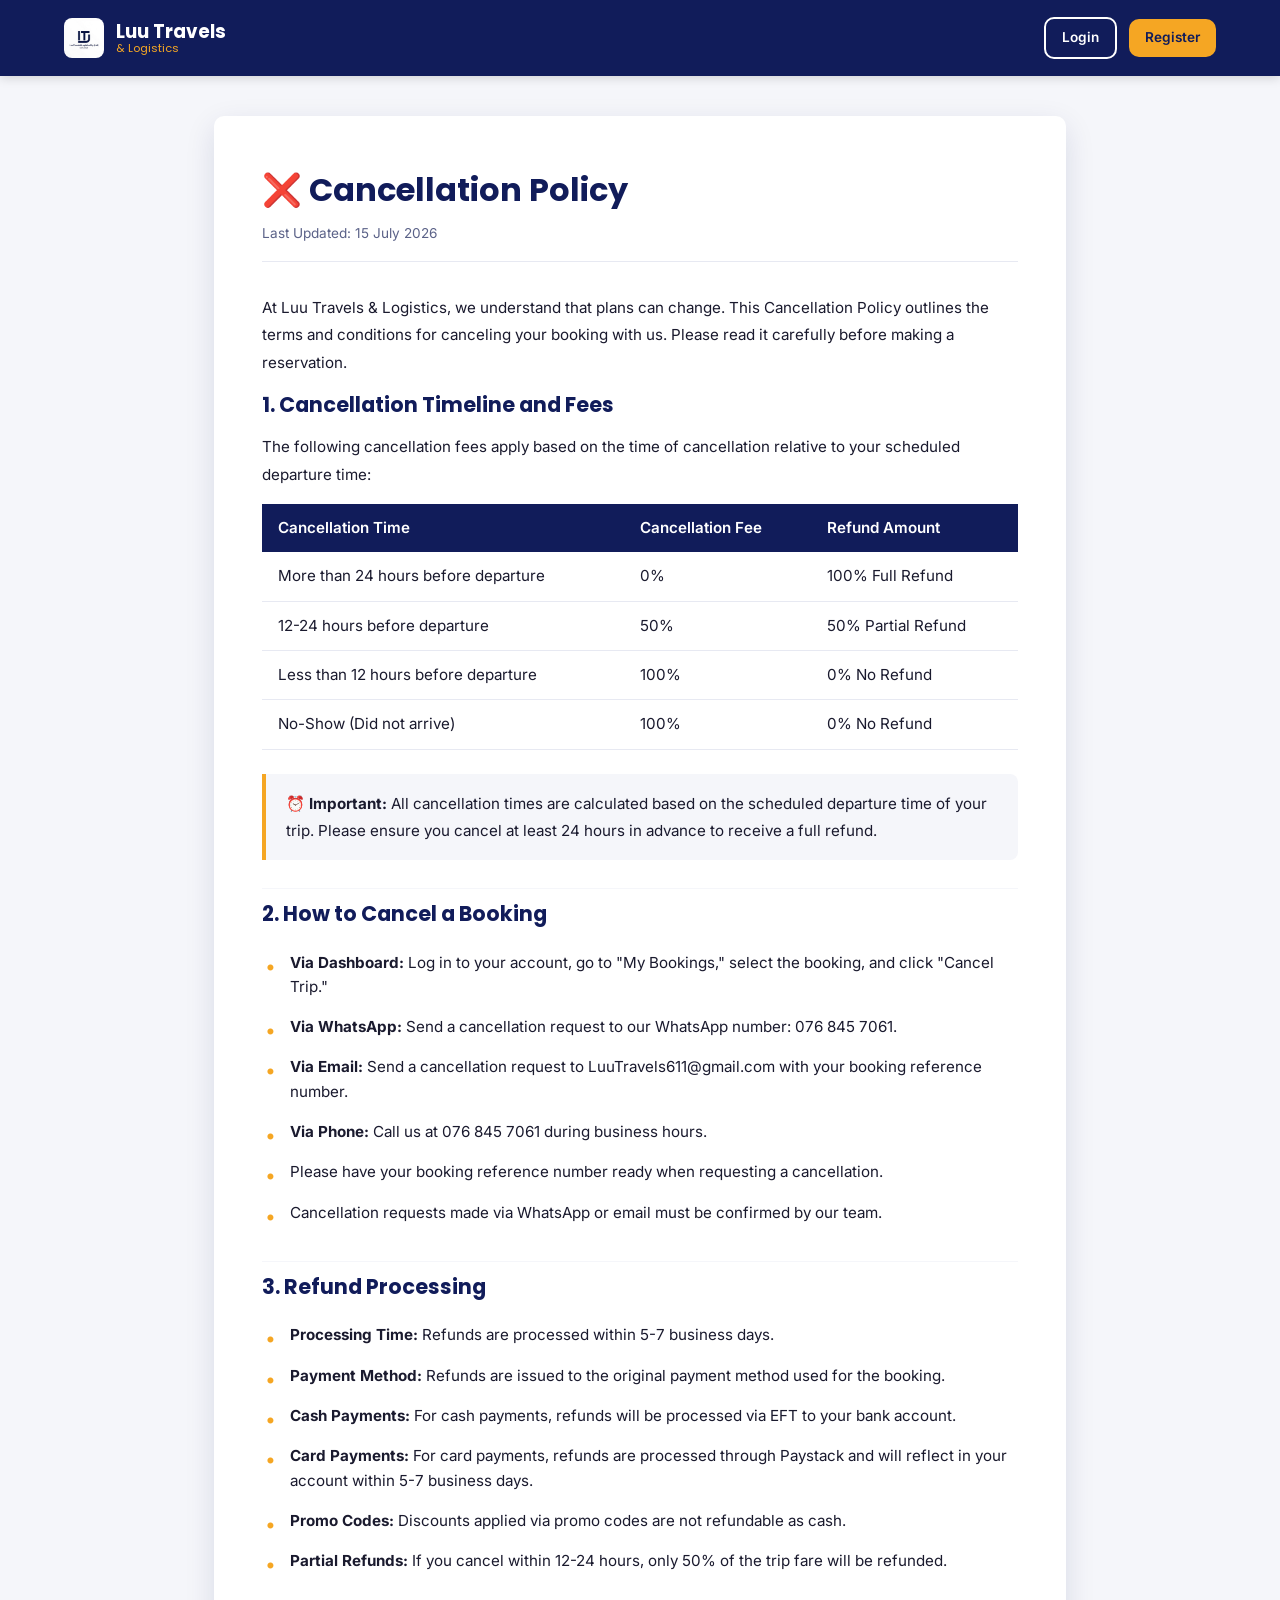
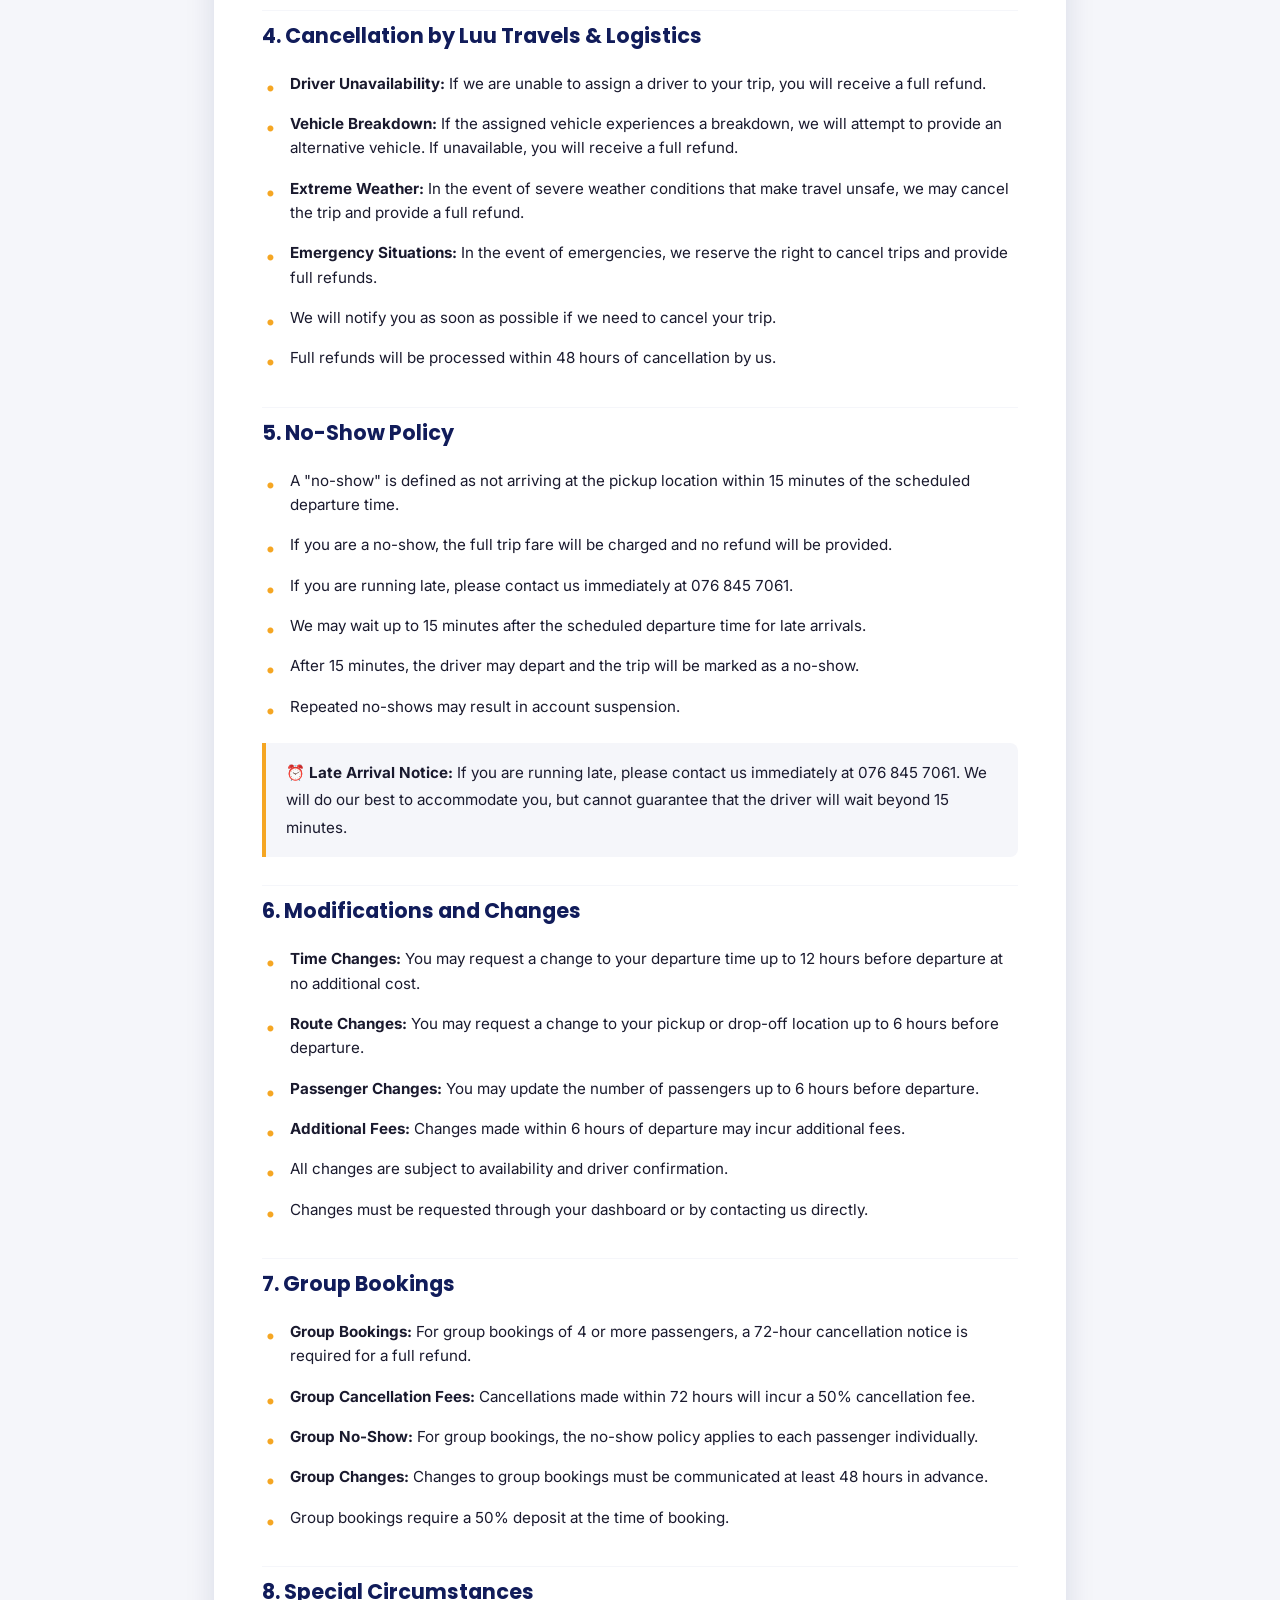
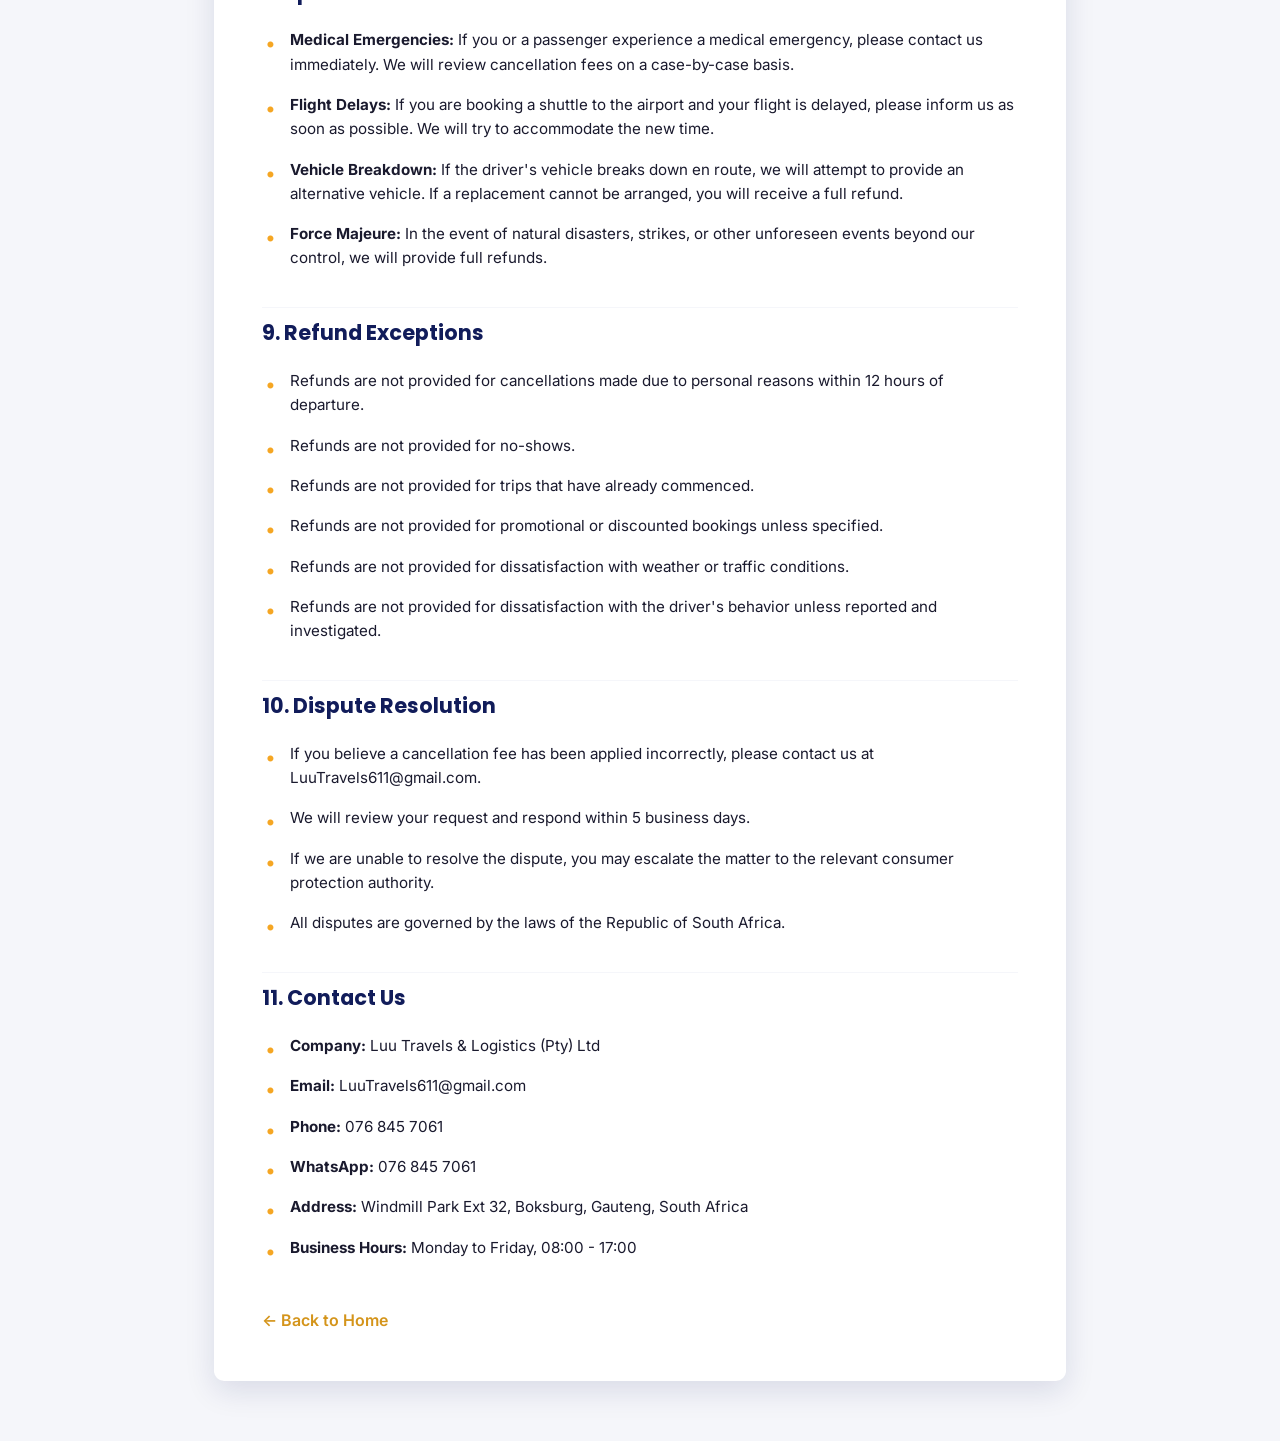
<file: pages/cancellation.html>
<!DOCTYPE html>
<html lang="en">
<head>
<meta charset="UTF-8">
<meta name="viewport" content="width=device-width, initial-scale=1.0">
<title>Cancellation Policy | Luu Travels & Logistics</title>
<link rel="icon" type="image/png" href="../assets/logo.png">
<link href="https://fonts.googleapis.com/css2?family=Poppins:wght@600;700&family=Inter:wght@400;500;600&display=swap" rel="stylesheet">
<link rel="stylesheet" href="../css/style.css">
<style>
    .policy-page {
        background: var(--gray-100);
        min-height: 100vh;
        padding: 40px 0 60px;
    }
    .policy-container {
        max-width: 900px;
        margin: 0 auto;
        padding: 0 24px;
    }
    .policy-card {
        background: var(--secondary);
        border-radius: var(--radius);
        box-shadow: var(--shadow);
        padding: 48px;
    }
    .policy-card h1 {
        font-size: 2rem;
        margin-bottom: 8px;
        color: var(--primary);
    }
    .policy-card .last-updated {
        color: var(--gray-600);
        font-size: 0.85rem;
        margin-bottom: 32px;
        border-bottom: 1px solid var(--gray-200);
        padding-bottom: 16px;
    }
    .policy-card h2 {
        font-size: 1.3rem;
        color: var(--primary);
        margin: 28px 0 12px;
        padding-top: 8px;
        border-top: 1px solid var(--gray-100);
    }
    .policy-card h2:first-of-type {
        border-top: none;
        padding-top: 0;
        margin-top: 0;
    }
    .policy-card h3 {
        font-size: 1.05rem;
        color: var(--primary);
        margin: 20px 0 10px;
    }
    .policy-card p {
        color: var(--gray-700);
        line-height: 1.8;
        margin-bottom: 12px;
        font-size: 0.95rem;
    }
    .policy-card ul {
        list-style: none;
        padding: 0;
        margin: 12px 0 16px;
    }
    .policy-card ul li {
        padding: 8px 0 8px 28px;
        position: relative;
        color: var(--gray-700);
        line-height: 1.6;
        font-size: 0.95rem;
    }
    .policy-card ul li::before {
        content: "•";
        position: absolute;
        left: 4px;
        color: var(--accent);
        font-weight: 700;
        font-size: 1.2rem;
    }
    .policy-card .highlight-box {
        background: var(--gray-100);
        border-left: 4px solid var(--accent);
        padding: 16px 20px;
        border-radius: 0 8px 8px 0;
        margin: 16px 0;
    }
    .policy-card .highlight-box p {
        margin-bottom: 0;
        font-size: 0.95rem;
    }
    .policy-card .table-wrap {
        overflow-x: auto;
        margin: 16px 0 24px;
    }
    .policy-card table {
        width: 100%;
        border-collapse: collapse;
        font-size: 0.95rem;
    }
    .policy-card table th {
        background: var(--primary);
        color: var(--secondary);
        padding: 12px 16px;
        text-align: left;
        font-weight: 600;
    }
    .policy-card table td {
        padding: 12px 16px;
        border-bottom: 1px solid var(--gray-200);
        color: var(--gray-700);
    }
    .policy-card table tr:nth-child(even) {
        background: var(--gray-50);
    }
    .policy-card table tr:hover {
        background: var(--gray-100);
    }
    .policy-back {
        display: inline-block;
        margin-top: 24px;
        color: var(--accent-dark);
        font-weight: 600;
        text-decoration: none;
    }
    .policy-back:hover {
        text-decoration: underline;
    }
    @media (max-width: 768px) {
        .policy-card {
            padding: 24px;
        }
        .policy-card h1 {
            font-size: 1.5rem;
        }
        .policy-card table {
            font-size: 0.85rem;
        }
        .policy-card table th,
        .policy-card table td {
            padding: 8px 10px;
        }
    }
</style>
</head>
<body>

<nav class="navbar">
    <div class="container">
        <a href="../index.html" class="brand">
            <img src="../assets/logo.png" alt="Luu Travels logo">
            <span class="brand-name">Luu Travels <span>& Logistics</span></span>
        </a>
        <div class="nav-actions">
            <a href="login.html" class="btn btn-outline btn-sm" style="color:var(--secondary); border-color:var(--secondary);">Login</a>
            <a href="register.html" class="btn btn-primary btn-sm">Register</a>
        </div>
        <button class="hamburger" id="hamburgerBtn" aria-label="Toggle menu">
            <span></span><span></span><span></span>
        </button>
    </div>
    <div class="mobile-menu" id="mobileMenu">
        <a href="../index.html">Home</a>
        <a href="login.html" class="btn btn-outline btn-sm">Login</a>
        <a href="register.html" class="btn btn-primary btn-sm">Register</a>
    </div>
</nav>

<div class="policy-page">
    <div class="policy-container">
        <div class="policy-card">
            <h1>❌ Cancellation Policy</h1>
            <div class="last-updated">Last Updated: 15 July 2026</div>

            <p>At Luu Travels & Logistics, we understand that plans can change. This Cancellation Policy outlines the terms and conditions for canceling your booking with us. Please read it carefully before making a reservation.</p>

            <h2>1. Cancellation Timeline and Fees</h2>
            <p>The following cancellation fees apply based on the time of cancellation relative to your scheduled departure time:</p>

            <div class="table-wrap">
                <table>
                    <thead>
                        <tr>
                            <th>Cancellation Time</th>
                            <th>Cancellation Fee</th>
                            <th>Refund Amount</th>
                        </tr>
                    </thead>
                    <tbody>
                        <tr>
                            <td>More than 24 hours before departure</td>
                            <td>0%</td>
                            <td>100% Full Refund</td>
                        </tr>
                        <tr>
                            <td>12-24 hours before departure</td>
                            <td>50%</td>
                            <td>50% Partial Refund</td>
                        </tr>
                        <tr>
                            <td>Less than 12 hours before departure</td>
                            <td>100%</td>
                            <td>0% No Refund</td>
                        </tr>
                        <tr>
                            <td>No-Show (Did not arrive)</td>
                            <td>100%</td>
                            <td>0% No Refund</td>
                        </tr>
                    </tbody>
                </table>
            </div>

            <div class="highlight-box">
                <p><strong>⏰ Important:</strong> All cancellation times are calculated based on the scheduled departure time of your trip. Please ensure you cancel at least 24 hours in advance to receive a full refund.</p>
            </div>

            <h2>2. How to Cancel a Booking</h2>
            <ul>
                <li><strong>Via Dashboard:</strong> Log in to your account, go to "My Bookings," select the booking, and click "Cancel Trip."</li>
                <li><strong>Via WhatsApp:</strong> Send a cancellation request to our WhatsApp number: 076 845 7061.</li>
                <li><strong>Via Email:</strong> Send a cancellation request to LuuTravels611@gmail.com with your booking reference number.</li>
                <li><strong>Via Phone:</strong> Call us at 076 845 7061 during business hours.</li>
                <li>Please have your booking reference number ready when requesting a cancellation.</li>
                <li>Cancellation requests made via WhatsApp or email must be confirmed by our team.</li>
            </ul>

            <h2>3. Refund Processing</h2>
            <ul>
                <li><strong>Processing Time:</strong> Refunds are processed within 5-7 business days.</li>
                <li><strong>Payment Method:</strong> Refunds are issued to the original payment method used for the booking.</li>
                <li><strong>Cash Payments:</strong> For cash payments, refunds will be processed via EFT to your bank account.</li>
                <li><strong>Card Payments:</strong> For card payments, refunds are processed through Paystack and will reflect in your account within 5-7 business days.</li>
                <li><strong>Promo Codes:</strong> Discounts applied via promo codes are not refundable as cash.</li>
                <li><strong>Partial Refunds:</strong> If you cancel within 12-24 hours, only 50% of the trip fare will be refunded.</li>
            </ul>

            <h2>4. Cancellation by Luu Travels & Logistics</h2>
            <ul>
                <li><strong>Driver Unavailability:</strong> If we are unable to assign a driver to your trip, you will receive a full refund.</li>
                <li><strong>Vehicle Breakdown:</strong> If the assigned vehicle experiences a breakdown, we will attempt to provide an alternative vehicle. If unavailable, you will receive a full refund.</li>
                <li><strong>Extreme Weather:</strong> In the event of severe weather conditions that make travel unsafe, we may cancel the trip and provide a full refund.</li>
                <li><strong>Emergency Situations:</strong> In the event of emergencies, we reserve the right to cancel trips and provide full refunds.</li>
                <li>We will notify you as soon as possible if we need to cancel your trip.</li>
                <li>Full refunds will be processed within 48 hours of cancellation by us.</li>
            </ul>

            <h2>5. No-Show Policy</h2>
            <ul>
                <li>A "no-show" is defined as not arriving at the pickup location within 15 minutes of the scheduled departure time.</li>
                <li>If you are a no-show, the full trip fare will be charged and no refund will be provided.</li>
                <li>If you are running late, please contact us immediately at 076 845 7061.</li>
                <li>We may wait up to 15 minutes after the scheduled departure time for late arrivals.</li>
                <li>After 15 minutes, the driver may depart and the trip will be marked as a no-show.</li>
                <li>Repeated no-shows may result in account suspension.</li>
            </ul>

            <div class="highlight-box">
                <p><strong>⏰ Late Arrival Notice:</strong> If you are running late, please contact us immediately at 076 845 7061. We will do our best to accommodate you, but cannot guarantee that the driver will wait beyond 15 minutes.</p>
            </div>

            <h2>6. Modifications and Changes</h2>
            <ul>
                <li><strong>Time Changes:</strong> You may request a change to your departure time up to 12 hours before departure at no additional cost.</li>
                <li><strong>Route Changes:</strong> You may request a change to your pickup or drop-off location up to 6 hours before departure.</li>
                <li><strong>Passenger Changes:</strong> You may update the number of passengers up to 6 hours before departure.</li>
                <li><strong>Additional Fees:</strong> Changes made within 6 hours of departure may incur additional fees.</li>
                <li>All changes are subject to availability and driver confirmation.</li>
                <li>Changes must be requested through your dashboard or by contacting us directly.</li>
            </ul>

            <h2>7. Group Bookings</h2>
            <ul>
                <li><strong>Group Bookings:</strong> For group bookings of 4 or more passengers, a 72-hour cancellation notice is required for a full refund.</li>
                <li><strong>Group Cancellation Fees:</strong> Cancellations made within 72 hours will incur a 50% cancellation fee.</li>
                <li><strong>Group No-Show:</strong> For group bookings, the no-show policy applies to each passenger individually.</li>
                <li><strong>Group Changes:</strong> Changes to group bookings must be communicated at least 48 hours in advance.</li>
                <li>Group bookings require a 50% deposit at the time of booking.</li>
            </ul>

            <h2>8. Special Circumstances</h2>
            <ul>
                <li><strong>Medical Emergencies:</strong> If you or a passenger experience a medical emergency, please contact us immediately. We will review cancellation fees on a case-by-case basis.</li>
                <li><strong>Flight Delays:</strong> If you are booking a shuttle to the airport and your flight is delayed, please inform us as soon as possible. We will try to accommodate the new time.</li>
                <li><strong>Vehicle Breakdown:</strong> If the driver's vehicle breaks down en route, we will attempt to provide an alternative vehicle. If a replacement cannot be arranged, you will receive a full refund.</li>
                <li><strong>Force Majeure:</strong> In the event of natural disasters, strikes, or other unforeseen events beyond our control, we will provide full refunds.</li>
            </ul>

            <h2>9. Refund Exceptions</h2>
            <ul>
                <li>Refunds are not provided for cancellations made due to personal reasons within 12 hours of departure.</li>
                <li>Refunds are not provided for no-shows.</li>
                <li>Refunds are not provided for trips that have already commenced.</li>
                <li>Refunds are not provided for promotional or discounted bookings unless specified.</li>
                <li>Refunds are not provided for dissatisfaction with weather or traffic conditions.</li>
                <li>Refunds are not provided for dissatisfaction with the driver's behavior unless reported and investigated.</li>
            </ul>

            <h2>10. Dispute Resolution</h2>
            <ul>
                <li>If you believe a cancellation fee has been applied incorrectly, please contact us at LuuTravels611@gmail.com.</li>
                <li>We will review your request and respond within 5 business days.</li>
                <li>If we are unable to resolve the dispute, you may escalate the matter to the relevant consumer protection authority.</li>
                <li>All disputes are governed by the laws of the Republic of South Africa.</li>
            </ul>

            <h2>11. Contact Us</h2>
            <ul>
                <li><strong>Company:</strong> Luu Travels & Logistics (Pty) Ltd</li>
                <li><strong>Email:</strong> LuuTravels611@gmail.com</li>
                <li><strong>Phone:</strong> 076 845 7061</li>
                <li><strong>WhatsApp:</strong> 076 845 7061</li>
                <li><strong>Address:</strong> Windmill Park Ext 32, Boksburg, Gauteng, South Africa</li>
                <li><strong>Business Hours:</strong> Monday to Friday, 08:00 - 17:00</li>
            </ul>

            <a href="../index.html" class="policy-back">← Back to Home</a>
        </div>
    </div>
</div>

<script>
    var hamburgerBtn = document.getElementById('hamburgerBtn');
    var mobileMenu = document.getElementById('mobileMenu');
    if (hamburgerBtn && mobileMenu) {
        hamburgerBtn.addEventListener('click', function() {
            mobileMenu.classList.toggle('open');
        });
        mobileMenu.querySelectorAll('a').forEach(function(link) {
            link.addEventListener('click', function() {
                mobileMenu.classList.remove('open');
            });
        });
    }
</script>

</body>
</html>
</file>
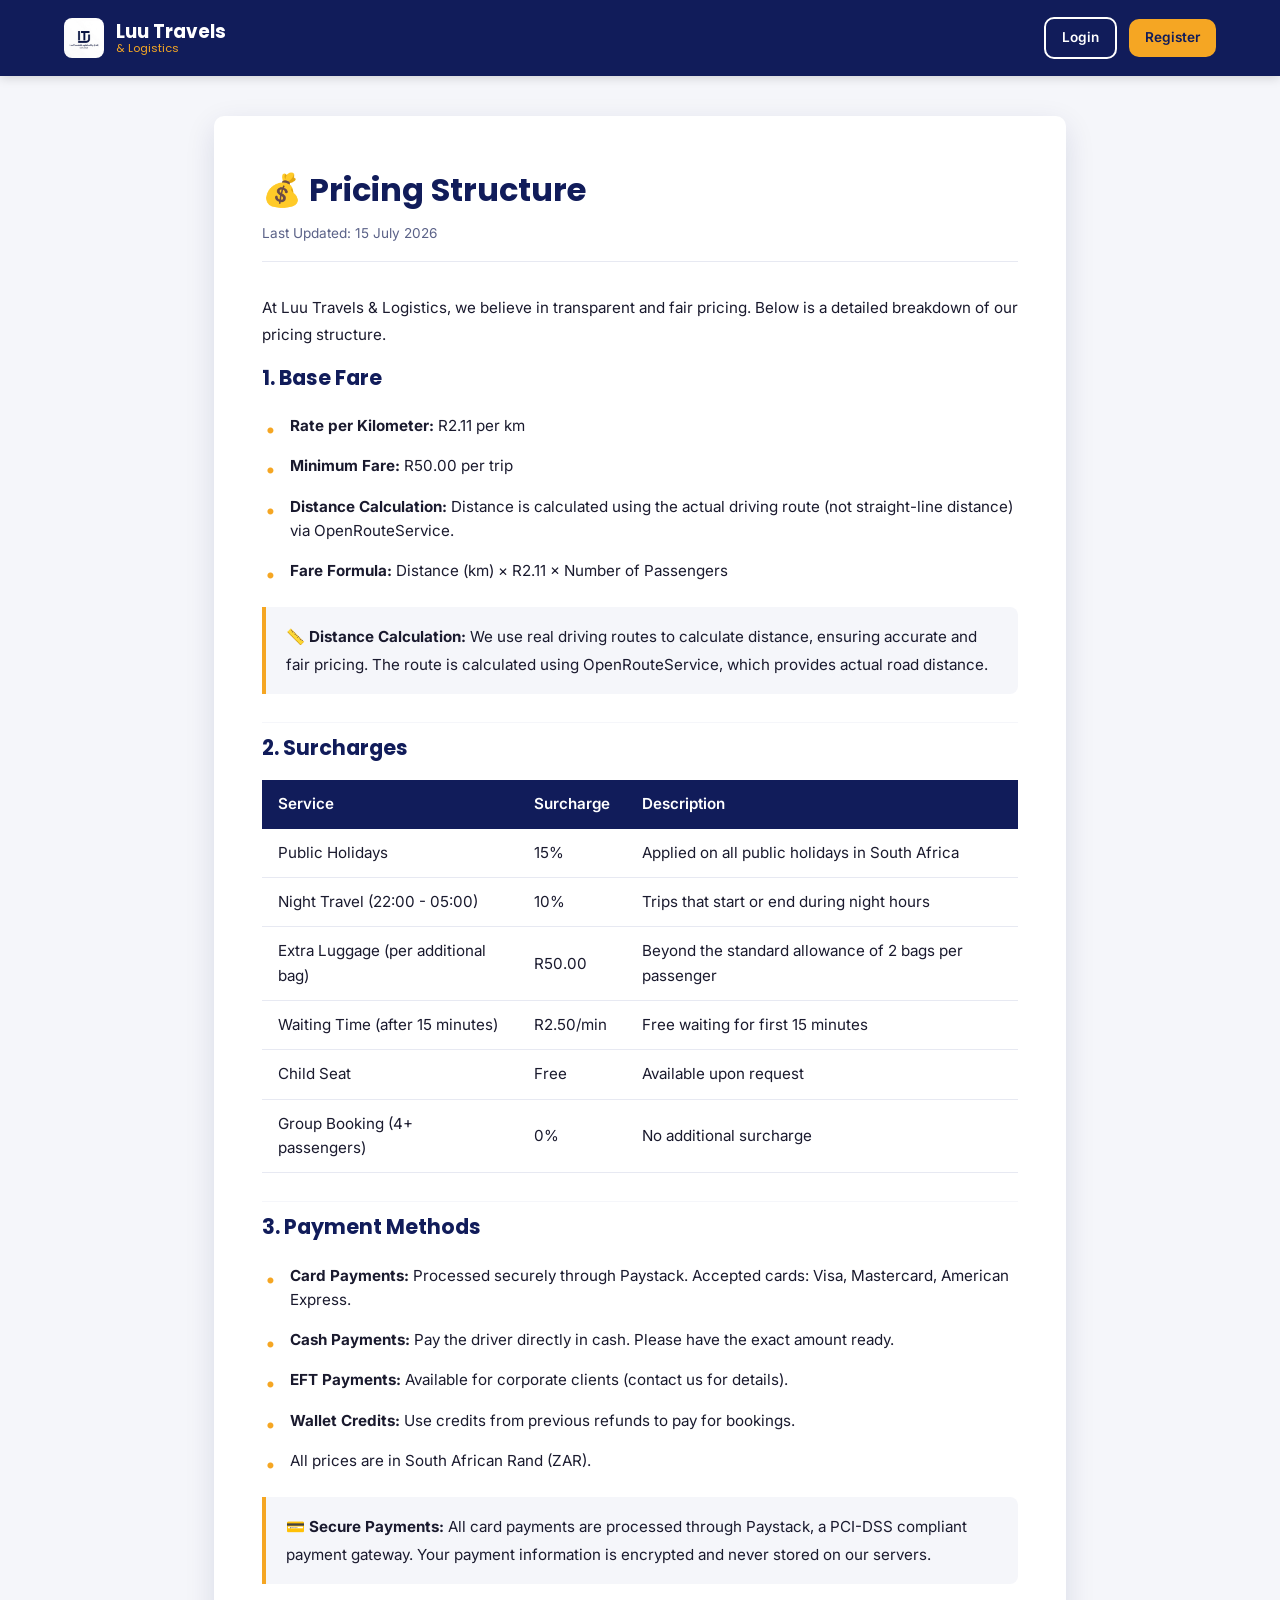
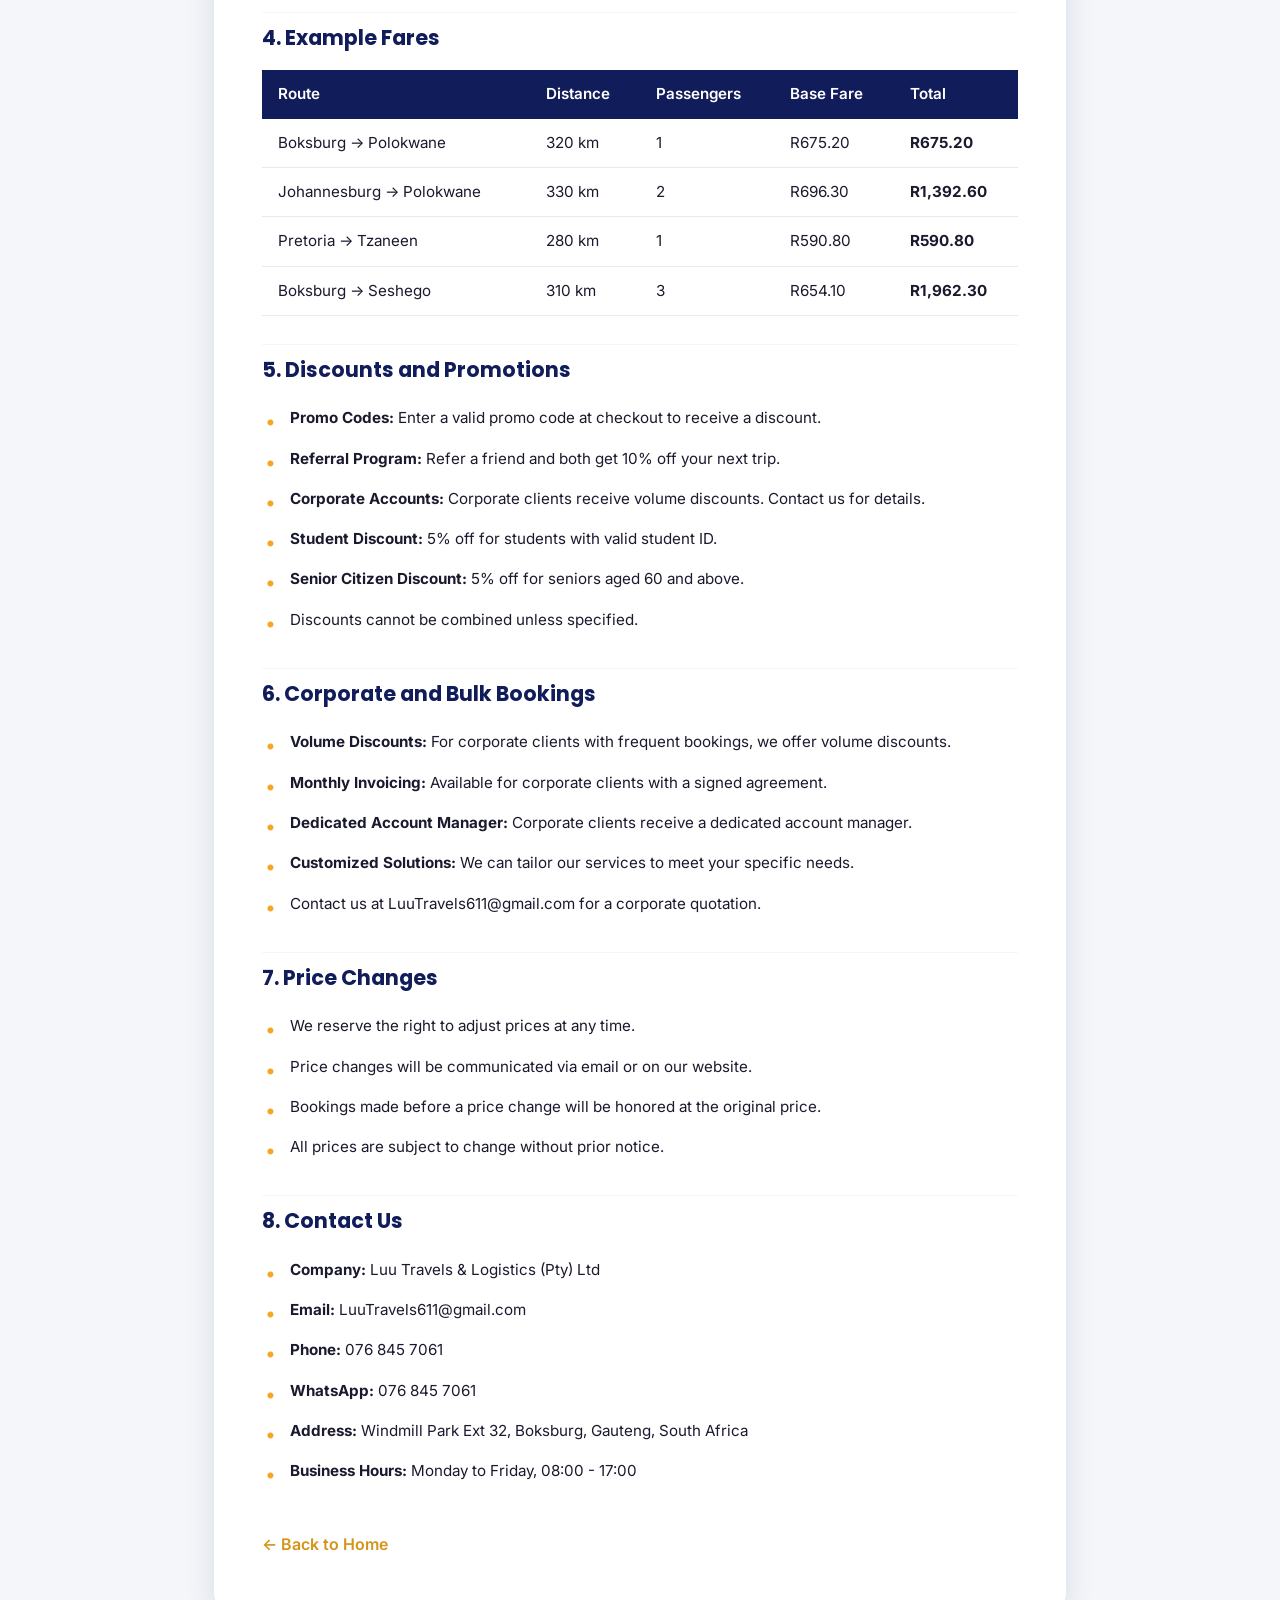
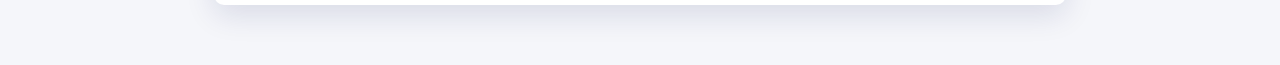
<file: pages/pricing.html>
<!DOCTYPE html>
<html lang="en">
<head>
<meta charset="UTF-8">
<meta name="viewport" content="width=device-width, initial-scale=1.0">
<title>Pricing | Luu Travels & Logistics</title>
<link rel="icon" type="image/png" href="../assets/logo.png">
<link href="https://fonts.googleapis.com/css2?family=Poppins:wght@600;700&family=Inter:wght@400;500;600&display=swap" rel="stylesheet">
<link rel="stylesheet" href="../css/style.css">
<style>
    .policy-page {
        background: var(--gray-100);
        min-height: 100vh;
        padding: 40px 0 60px;
    }
    .policy-container {
        max-width: 900px;
        margin: 0 auto;
        padding: 0 24px;
    }
    .policy-card {
        background: var(--secondary);
        border-radius: var(--radius);
        box-shadow: var(--shadow);
        padding: 48px;
    }
    .policy-card h1 {
        font-size: 2rem;
        margin-bottom: 8px;
        color: var(--primary);
    }
    .policy-card .last-updated {
        color: var(--gray-600);
        font-size: 0.85rem;
        margin-bottom: 32px;
        border-bottom: 1px solid var(--gray-200);
        padding-bottom: 16px;
    }
    .policy-card h2 {
        font-size: 1.3rem;
        color: var(--primary);
        margin: 28px 0 12px;
        padding-top: 8px;
        border-top: 1px solid var(--gray-100);
    }
    .policy-card h2:first-of-type {
        border-top: none;
        padding-top: 0;
        margin-top: 0;
    }
    .policy-card h3 {
        font-size: 1.05rem;
        color: var(--primary);
        margin: 20px 0 10px;
    }
    .policy-card p {
        color: var(--gray-700);
        line-height: 1.8;
        margin-bottom: 12px;
        font-size: 0.95rem;
    }
    .policy-card ul {
        list-style: none;
        padding: 0;
        margin: 12px 0 16px;
    }
    .policy-card ul li {
        padding: 8px 0 8px 28px;
        position: relative;
        color: var(--gray-700);
        line-height: 1.6;
        font-size: 0.95rem;
    }
    .policy-card ul li::before {
        content: "•";
        position: absolute;
        left: 4px;
        color: var(--accent);
        font-weight: 700;
        font-size: 1.2rem;
    }
    .policy-card .highlight-box {
        background: var(--gray-100);
        border-left: 4px solid var(--accent);
        padding: 16px 20px;
        border-radius: 0 8px 8px 0;
        margin: 16px 0;
    }
    .policy-card .highlight-box p {
        margin-bottom: 0;
        font-size: 0.95rem;
    }
    .policy-card .table-wrap {
        overflow-x: auto;
        margin: 16px 0 24px;
    }
    .policy-card table {
        width: 100%;
        border-collapse: collapse;
        font-size: 0.95rem;
    }
    .policy-card table th {
        background: var(--primary);
        color: var(--secondary);
        padding: 12px 16px;
        text-align: left;
        font-weight: 600;
    }
    .policy-card table td {
        padding: 12px 16px;
        border-bottom: 1px solid var(--gray-200);
        color: var(--gray-700);
    }
    .policy-card table tr:nth-child(even) {
        background: var(--gray-50);
    }
    .policy-card table tr:hover {
        background: var(--gray-100);
    }
    .policy-back {
        display: inline-block;
        margin-top: 24px;
        color: var(--accent-dark);
        font-weight: 600;
        text-decoration: none;
    }
    .policy-back:hover {
        text-decoration: underline;
    }
    @media (max-width: 768px) {
        .policy-card {
            padding: 24px;
        }
        .policy-card h1 {
            font-size: 1.5rem;
        }
        .policy-card table {
            font-size: 0.85rem;
        }
        .policy-card table th,
        .policy-card table td {
            padding: 8px 10px;
        }
    }
</style>
</head>
<body>

<nav class="navbar">
    <div class="container">
        <a href="../index.html" class="brand">
            <img src="../assets/logo.png" alt="Luu Travels logo">
            <span class="brand-name">Luu Travels <span>& Logistics</span></span>
        </a>
        <div class="nav-actions">
            <a href="login.html" class="btn btn-outline btn-sm" style="color:var(--secondary); border-color:var(--secondary);">Login</a>
            <a href="register.html" class="btn btn-primary btn-sm">Register</a>
        </div>
        <button class="hamburger" id="hamburgerBtn" aria-label="Toggle menu">
            <span></span><span></span><span></span>
        </button>
    </div>
    <div class="mobile-menu" id="mobileMenu">
        <a href="../index.html">Home</a>
        <a href="login.html" class="btn btn-outline btn-sm">Login</a>
        <a href="register.html" class="btn btn-primary btn-sm">Register</a>
    </div>
</nav>

<div class="policy-page">
    <div class="policy-container">
        <div class="policy-card">
            <h1>💰 Pricing Structure</h1>
            <div class="last-updated">Last Updated: 15 July 2026</div>

            <p>At Luu Travels & Logistics, we believe in transparent and fair pricing. Below is a detailed breakdown of our pricing structure.</p>

            <h2>1. Base Fare</h2>
            <ul>
                <li><strong>Rate per Kilometer:</strong> R2.11 per km</li>
                <li><strong>Minimum Fare:</strong> R50.00 per trip</li>
                <li><strong>Distance Calculation:</strong> Distance is calculated using the actual driving route (not straight-line distance) via OpenRouteService.</li>
                <li><strong>Fare Formula:</strong> Distance (km) × R2.11 × Number of Passengers</li>
            </ul>

            <div class="highlight-box">
                <p><strong>📏 Distance Calculation:</strong> We use real driving routes to calculate distance, ensuring accurate and fair pricing. The route is calculated using OpenRouteService, which provides actual road distance.</p>
            </div>

            <h2>2. Surcharges</h2>
            <div class="table-wrap">
                <table>
                    <thead>
                        <tr>
                            <th>Service</th>
                            <th>Surcharge</th>
                            <th>Description</th>
                        </tr>
                    </thead>
                    <tbody>
                        <tr>
                            <td>Public Holidays</td>
                            <td>15%</td>
                            <td>Applied on all public holidays in South Africa</td>
                        </tr>
                        <tr>
                            <td>Night Travel (22:00 - 05:00)</td>
                            <td>10%</td>
                            <td>Trips that start or end during night hours</td>
                        </tr>
                        <tr>
                            <td>Extra Luggage (per additional bag)</td>
                            <td>R50.00</td>
                            <td>Beyond the standard allowance of 2 bags per passenger</td>
                        </tr>
                        <tr>
                            <td>Waiting Time (after 15 minutes)</td>
                            <td>R2.50/min</td>
                            <td>Free waiting for first 15 minutes</td>
                        </tr>
                        <tr>
                            <td>Child Seat</td>
                            <td>Free</td>
                            <td>Available upon request</td>
                        </tr>
                        <tr>
                            <td>Group Booking (4+ passengers)</td>
                            <td>0%</td>
                            <td>No additional surcharge</td>
                        </tr>
                    </tbody>
                </table>
            </div>

            <h2>3. Payment Methods</h2>
            <ul>
                <li><strong>Card Payments:</strong> Processed securely through Paystack. Accepted cards: Visa, Mastercard, American Express.</li>
                <li><strong>Cash Payments:</strong> Pay the driver directly in cash. Please have the exact amount ready.</li>
                <li><strong>EFT Payments:</strong> Available for corporate clients (contact us for details).</li>
                <li><strong>Wallet Credits:</strong> Use credits from previous refunds to pay for bookings.</li>
                <li>All prices are in South African Rand (ZAR).</li>
            </ul>

            <div class="highlight-box">
                <p><strong>💳 Secure Payments:</strong> All card payments are processed through Paystack, a PCI-DSS compliant payment gateway. Your payment information is encrypted and never stored on our servers.</p>
            </div>

            <h2>4. Example Fares</h2>
            <div class="table-wrap">
                <table>
                    <thead>
                        <tr>
                            <th>Route</th>
                            <th>Distance</th>
                            <th>Passengers</th>
                            <th>Base Fare</th>
                            <th>Total</th>
                        </tr>
                    </thead>
                    <tbody>
                        <tr>
                            <td>Boksburg → Polokwane</td>
                            <td>320 km</td>
                            <td>1</td>
                            <td>R675.20</td>
                            <td><strong>R675.20</strong></td>
                        </tr>
                        <tr>
                            <td>Johannesburg → Polokwane</td>
                            <td>330 km</td>
                            <td>2</td>
                            <td>R696.30</td>
                            <td><strong>R1,392.60</strong></td>
                        </tr>
                        <tr>
                            <td>Pretoria → Tzaneen</td>
                            <td>280 km</td>
                            <td>1</td>
                            <td>R590.80</td>
                            <td><strong>R590.80</strong></td>
                        </tr>
                        <tr>
                            <td>Boksburg → Seshego</td>
                            <td>310 km</td>
                            <td>3</td>
                            <td>R654.10</td>
                            <td><strong>R1,962.30</strong></td>
                        </tr>
                    </tbody>
                </table>
            </div>

            <h2>5. Discounts and Promotions</h2>
            <ul>
                <li><strong>Promo Codes:</strong> Enter a valid promo code at checkout to receive a discount.</li>
                <li><strong>Referral Program:</strong> Refer a friend and both get 10% off your next trip.</li>
                <li><strong>Corporate Accounts:</strong> Corporate clients receive volume discounts. Contact us for details.</li>
                <li><strong>Student Discount:</strong> 5% off for students with valid student ID.</li>
                <li><strong>Senior Citizen Discount:</strong> 5% off for seniors aged 60 and above.</li>
                <li>Discounts cannot be combined unless specified.</li>
            </ul>

            <h2>6. Corporate and Bulk Bookings</h2>
            <ul>
                <li><strong>Volume Discounts:</strong> For corporate clients with frequent bookings, we offer volume discounts.</li>
                <li><strong>Monthly Invoicing:</strong> Available for corporate clients with a signed agreement.</li>
                <li><strong>Dedicated Account Manager:</strong> Corporate clients receive a dedicated account manager.</li>
                <li><strong>Customized Solutions:</strong> We can tailor our services to meet your specific needs.</li>
                <li>Contact us at LuuTravels611@gmail.com for a corporate quotation.</li>
            </ul>

            <h2>7. Price Changes</h2>
            <ul>
                <li>We reserve the right to adjust prices at any time.</li>
                <li>Price changes will be communicated via email or on our website.</li>
                <li>Bookings made before a price change will be honored at the original price.</li>
                <li>All prices are subject to change without prior notice.</li>
            </ul>

            <h2>8. Contact Us</h2>
            <ul>
                <li><strong>Company:</strong> Luu Travels & Logistics (Pty) Ltd</li>
                <li><strong>Email:</strong> LuuTravels611@gmail.com</li>
                <li><strong>Phone:</strong> 076 845 7061</li>
                <li><strong>WhatsApp:</strong> 076 845 7061</li>
                <li><strong>Address:</strong> Windmill Park Ext 32, Boksburg, Gauteng, South Africa</li>
                <li><strong>Business Hours:</strong> Monday to Friday, 08:00 - 17:00</li>
            </ul>

            <a href="../index.html" class="policy-back">← Back to Home</a>
        </div>
    </div>
</div>

<script>
    var hamburgerBtn = document.getElementById('hamburgerBtn');
    var mobileMenu = document.getElementById('mobileMenu');
    if (hamburgerBtn && mobileMenu) {
        hamburgerBtn.addEventListener('click', function() {
            mobileMenu.classList.toggle('open');
        });
        mobileMenu.querySelectorAll('a').forEach(function(link) {
            link.addEventListener('click', function() {
                mobileMenu.classList.remove('open');
            });
        });
    }
</script>

</body>
</html>
</file>
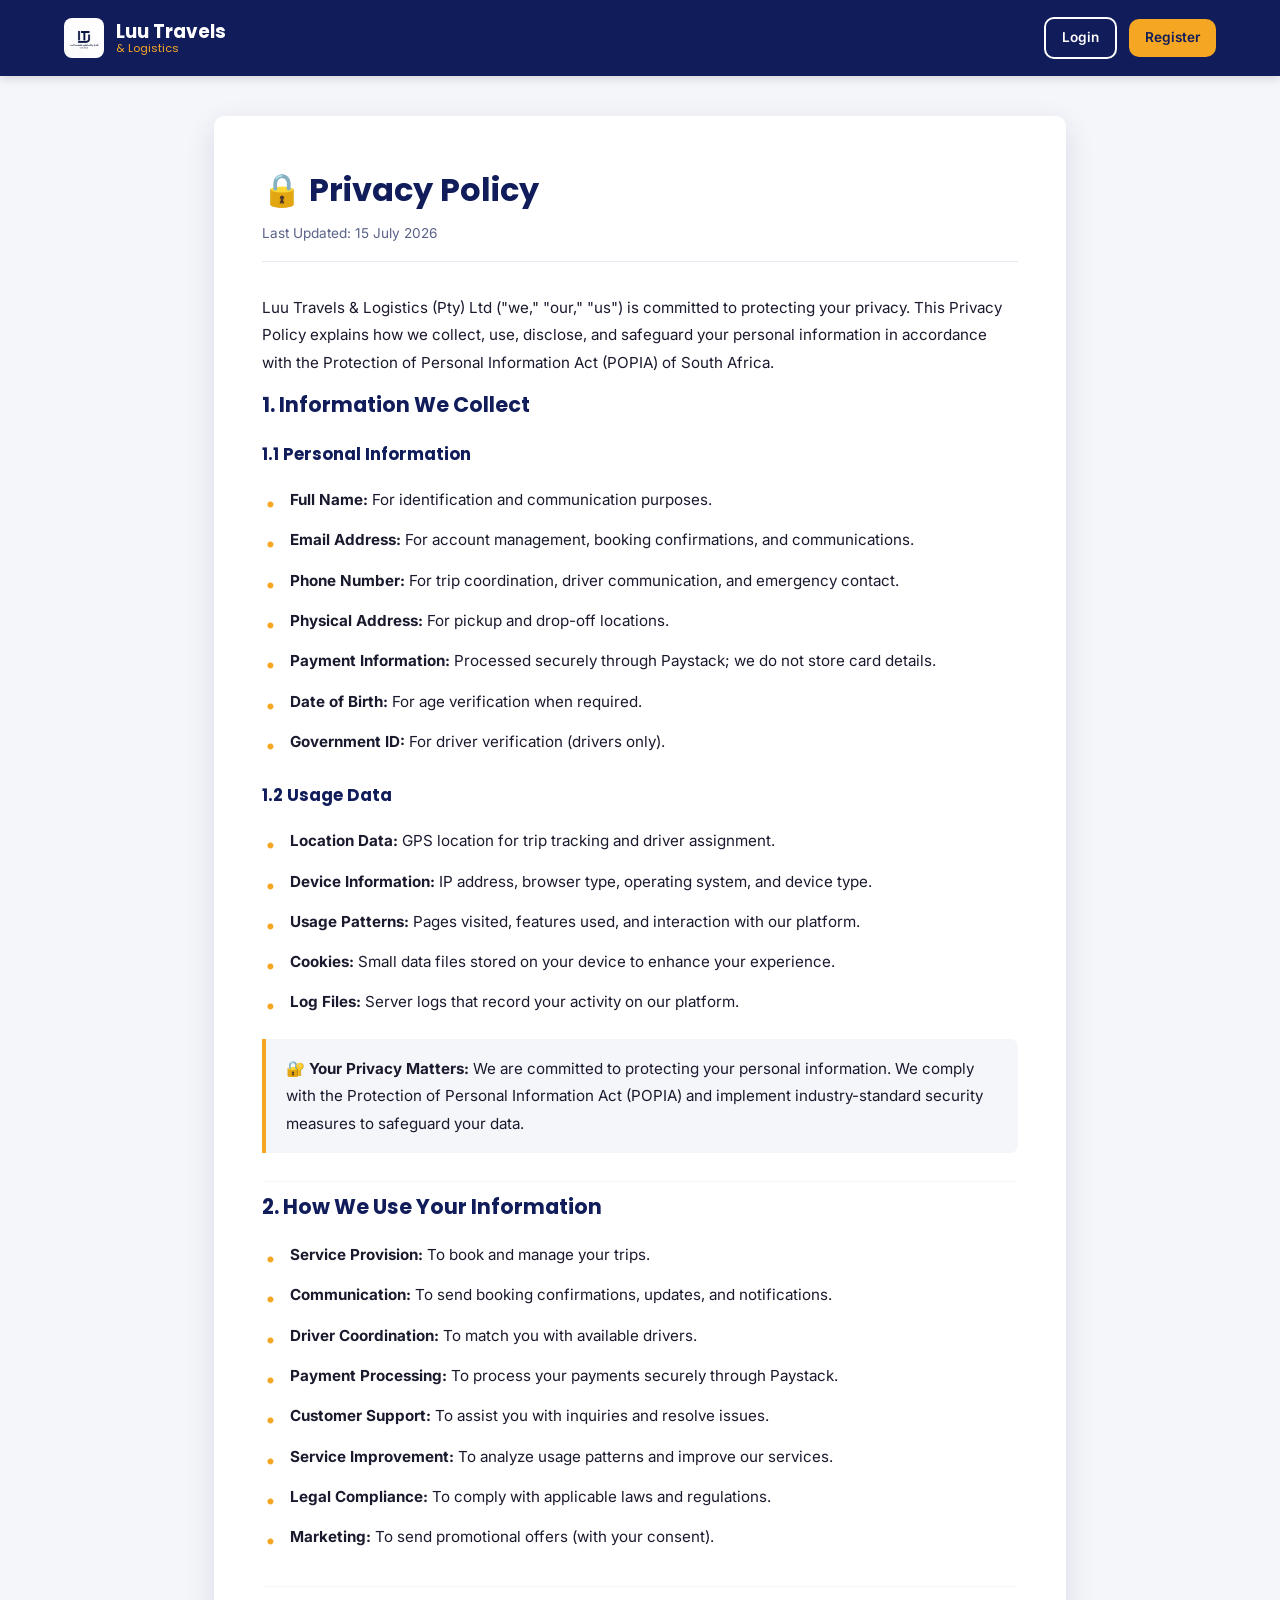
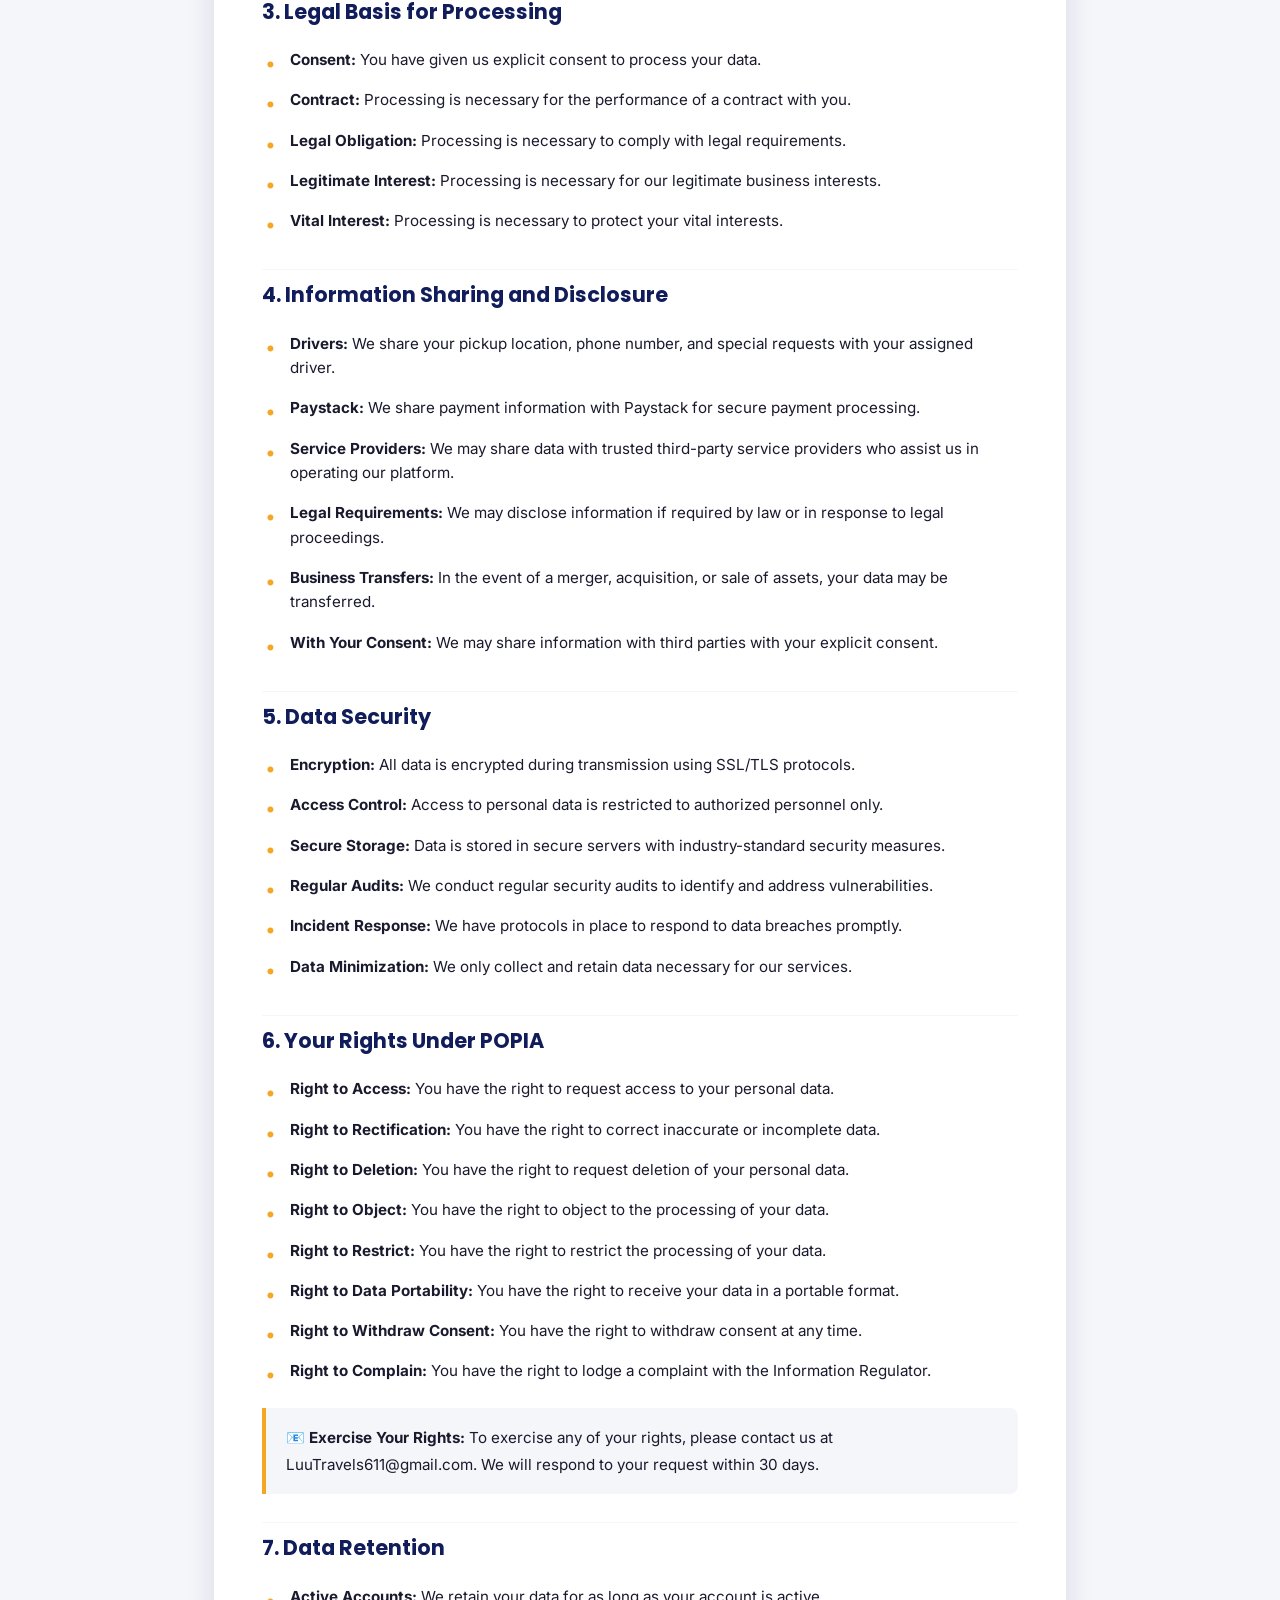
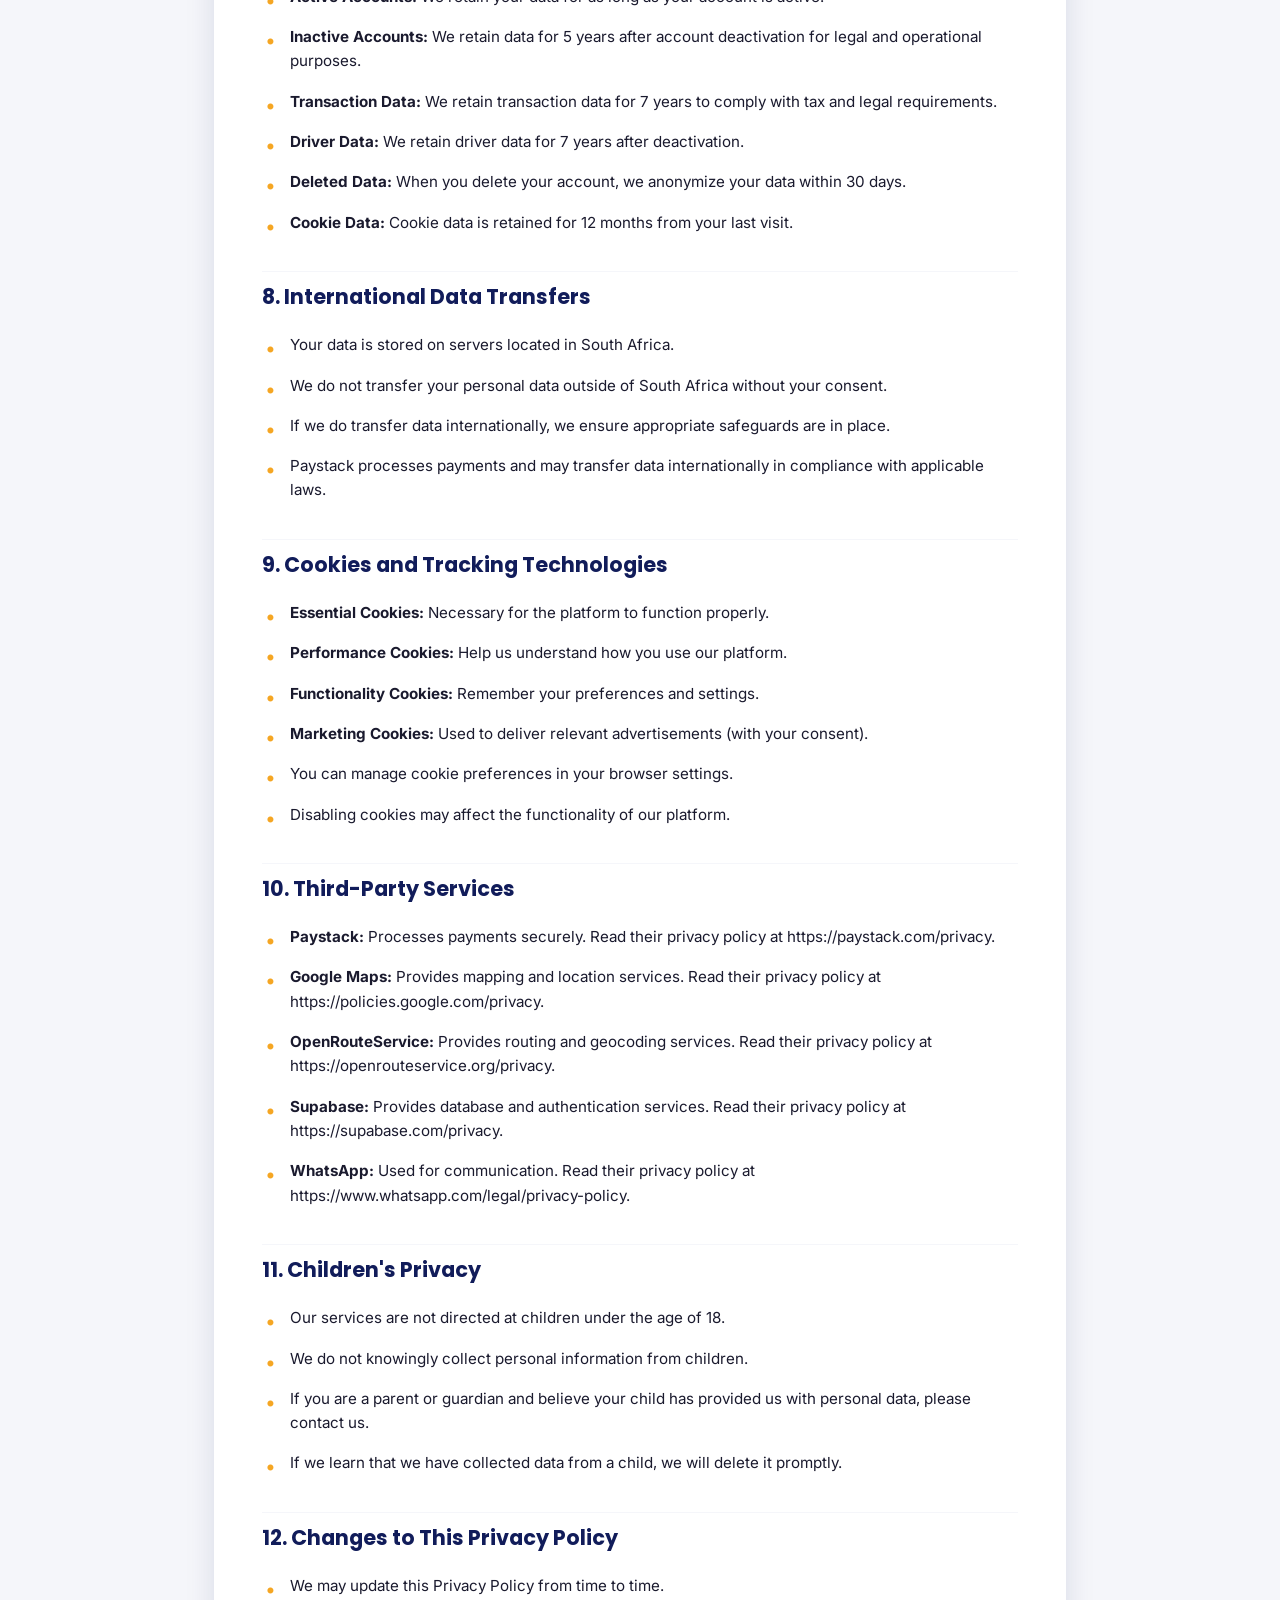
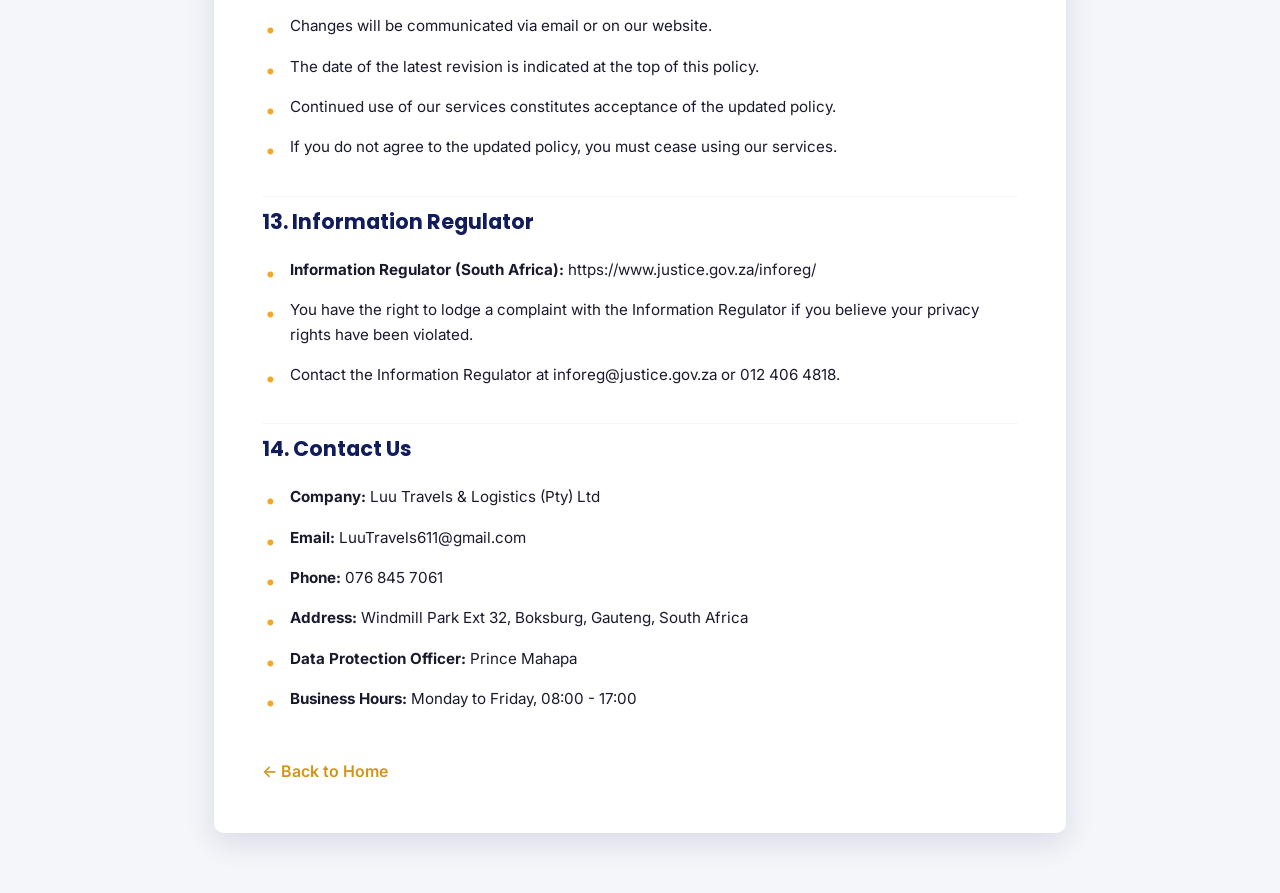
<file: pages/privacy.html>
<!DOCTYPE html>
<html lang="en">
<head>
<meta charset="UTF-8">
<meta name="viewport" content="width=device-width, initial-scale=1.0">
<title>Privacy Policy | Luu Travels & Logistics</title>
<link rel="icon" type="image/png" href="../assets/logo.png">
<link href="https://fonts.googleapis.com/css2?family=Poppins:wght@600;700&family=Inter:wght@400;500;600&display=swap" rel="stylesheet">
<link rel="stylesheet" href="../css/style.css">
<style>
    .policy-page {
        background: var(--gray-100);
        min-height: 100vh;
        padding: 40px 0 60px;
    }
    .policy-container {
        max-width: 900px;
        margin: 0 auto;
        padding: 0 24px;
    }
    .policy-card {
        background: var(--secondary);
        border-radius: var(--radius);
        box-shadow: var(--shadow);
        padding: 48px;
    }
    .policy-card h1 {
        font-size: 2rem;
        margin-bottom: 8px;
        color: var(--primary);
    }
    .policy-card .last-updated {
        color: var(--gray-600);
        font-size: 0.85rem;
        margin-bottom: 32px;
        border-bottom: 1px solid var(--gray-200);
        padding-bottom: 16px;
    }
    .policy-card h2 {
        font-size: 1.3rem;
        color: var(--primary);
        margin: 28px 0 12px;
        padding-top: 8px;
        border-top: 1px solid var(--gray-100);
    }
    .policy-card h2:first-of-type {
        border-top: none;
        padding-top: 0;
        margin-top: 0;
    }
    .policy-card h3 {
        font-size: 1.05rem;
        color: var(--primary);
        margin: 20px 0 10px;
    }
    .policy-card p {
        color: var(--gray-700);
        line-height: 1.8;
        margin-bottom: 12px;
        font-size: 0.95rem;
    }
    .policy-card ul {
        list-style: none;
        padding: 0;
        margin: 12px 0 16px;
    }
    .policy-card ul li {
        padding: 8px 0 8px 28px;
        position: relative;
        color: var(--gray-700);
        line-height: 1.6;
        font-size: 0.95rem;
    }
    .policy-card ul li::before {
        content: "•";
        position: absolute;
        left: 4px;
        color: var(--accent);
        font-weight: 700;
        font-size: 1.2rem;
    }
    .policy-card .highlight-box {
        background: var(--gray-100);
        border-left: 4px solid var(--accent);
        padding: 16px 20px;
        border-radius: 0 8px 8px 0;
        margin: 16px 0;
    }
    .policy-card .highlight-box p {
        margin-bottom: 0;
        font-size: 0.95rem;
    }
    .policy-back {
        display: inline-block;
        margin-top: 24px;
        color: var(--accent-dark);
        font-weight: 600;
        text-decoration: none;
    }
    .policy-back:hover {
        text-decoration: underline;
    }
    @media (max-width: 768px) {
        .policy-card {
            padding: 24px;
        }
        .policy-card h1 {
            font-size: 1.5rem;
        }
    }
</style>
</head>
<body>

<nav class="navbar">
    <div class="container">
        <a href="../index.html" class="brand">
            <img src="../assets/logo.png" alt="Luu Travels logo">
            <span class="brand-name">Luu Travels <span>& Logistics</span></span>
        </a>
        <div class="nav-actions">
            <a href="login.html" class="btn btn-outline btn-sm" style="color:var(--secondary); border-color:var(--secondary);">Login</a>
            <a href="register.html" class="btn btn-primary btn-sm">Register</a>
        </div>
        <button class="hamburger" id="hamburgerBtn" aria-label="Toggle menu">
            <span></span><span></span><span></span>
        </button>
    </div>
    <div class="mobile-menu" id="mobileMenu">
        <a href="../index.html">Home</a>
        <a href="login.html" class="btn btn-outline btn-sm">Login</a>
        <a href="register.html" class="btn btn-primary btn-sm">Register</a>
    </div>
</nav>

<div class="policy-page">
    <div class="policy-container">
        <div class="policy-card">
            <h1>🔒 Privacy Policy</h1>
            <div class="last-updated">Last Updated: 15 July 2026</div>

            <p>Luu Travels & Logistics (Pty) Ltd ("we," "our," "us") is committed to protecting your privacy. This Privacy Policy explains how we collect, use, disclose, and safeguard your personal information in accordance with the Protection of Personal Information Act (POPIA) of South Africa.</p>

            <h2>1. Information We Collect</h2>
            <h3>1.1 Personal Information</h3>
            <ul>
                <li><strong>Full Name:</strong> For identification and communication purposes.</li>
                <li><strong>Email Address:</strong> For account management, booking confirmations, and communications.</li>
                <li><strong>Phone Number:</strong> For trip coordination, driver communication, and emergency contact.</li>
                <li><strong>Physical Address:</strong> For pickup and drop-off locations.</li>
                <li><strong>Payment Information:</strong> Processed securely through Paystack; we do not store card details.</li>
                <li><strong>Date of Birth:</strong> For age verification when required.</li>
                <li><strong>Government ID:</strong> For driver verification (drivers only).</li>
            </ul>

            <h3>1.2 Usage Data</h3>
            <ul>
                <li><strong>Location Data:</strong> GPS location for trip tracking and driver assignment.</li>
                <li><strong>Device Information:</strong> IP address, browser type, operating system, and device type.</li>
                <li><strong>Usage Patterns:</strong> Pages visited, features used, and interaction with our platform.</li>
                <li><strong>Cookies:</strong> Small data files stored on your device to enhance your experience.</li>
                <li><strong>Log Files:</strong> Server logs that record your activity on our platform.</li>
            </ul>

            <div class="highlight-box">
                <p><strong>🔐 Your Privacy Matters:</strong> We are committed to protecting your personal information. We comply with the Protection of Personal Information Act (POPIA) and implement industry-standard security measures to safeguard your data.</p>
            </div>

            <h2>2. How We Use Your Information</h2>
            <ul>
                <li><strong>Service Provision:</strong> To book and manage your trips.</li>
                <li><strong>Communication:</strong> To send booking confirmations, updates, and notifications.</li>
                <li><strong>Driver Coordination:</strong> To match you with available drivers.</li>
                <li><strong>Payment Processing:</strong> To process your payments securely through Paystack.</li>
                <li><strong>Customer Support:</strong> To assist you with inquiries and resolve issues.</li>
                <li><strong>Service Improvement:</strong> To analyze usage patterns and improve our services.</li>
                <li><strong>Legal Compliance:</strong> To comply with applicable laws and regulations.</li>
                <li><strong>Marketing:</strong> To send promotional offers (with your consent).</li>
            </ul>

            <h2>3. Legal Basis for Processing</h2>
            <ul>
                <li><strong>Consent:</strong> You have given us explicit consent to process your data.</li>
                <li><strong>Contract:</strong> Processing is necessary for the performance of a contract with you.</li>
                <li><strong>Legal Obligation:</strong> Processing is necessary to comply with legal requirements.</li>
                <li><strong>Legitimate Interest:</strong> Processing is necessary for our legitimate business interests.</li>
                <li><strong>Vital Interest:</strong> Processing is necessary to protect your vital interests.</li>
            </ul>

            <h2>4. Information Sharing and Disclosure</h2>
            <ul>
                <li><strong>Drivers:</strong> We share your pickup location, phone number, and special requests with your assigned driver.</li>
                <li><strong>Paystack:</strong> We share payment information with Paystack for secure payment processing.</li>
                <li><strong>Service Providers:</strong> We may share data with trusted third-party service providers who assist us in operating our platform.</li>
                <li><strong>Legal Requirements:</strong> We may disclose information if required by law or in response to legal proceedings.</li>
                <li><strong>Business Transfers:</strong> In the event of a merger, acquisition, or sale of assets, your data may be transferred.</li>
                <li><strong>With Your Consent:</strong> We may share information with third parties with your explicit consent.</li>
            </ul>

            <h2>5. Data Security</h2>
            <ul>
                <li><strong>Encryption:</strong> All data is encrypted during transmission using SSL/TLS protocols.</li>
                <li><strong>Access Control:</strong> Access to personal data is restricted to authorized personnel only.</li>
                <li><strong>Secure Storage:</strong> Data is stored in secure servers with industry-standard security measures.</li>
                <li><strong>Regular Audits:</strong> We conduct regular security audits to identify and address vulnerabilities.</li>
                <li><strong>Incident Response:</strong> We have protocols in place to respond to data breaches promptly.</li>
                <li><strong>Data Minimization:</strong> We only collect and retain data necessary for our services.</li>
            </ul>

            <h2>6. Your Rights Under POPIA</h2>
            <ul>
                <li><strong>Right to Access:</strong> You have the right to request access to your personal data.</li>
                <li><strong>Right to Rectification:</strong> You have the right to correct inaccurate or incomplete data.</li>
                <li><strong>Right to Deletion:</strong> You have the right to request deletion of your personal data.</li>
                <li><strong>Right to Object:</strong> You have the right to object to the processing of your data.</li>
                <li><strong>Right to Restrict:</strong> You have the right to restrict the processing of your data.</li>
                <li><strong>Right to Data Portability:</strong> You have the right to receive your data in a portable format.</li>
                <li><strong>Right to Withdraw Consent:</strong> You have the right to withdraw consent at any time.</li>
                <li><strong>Right to Complain:</strong> You have the right to lodge a complaint with the Information Regulator.</li>
            </ul>

            <div class="highlight-box">
                <p><strong>📧 Exercise Your Rights:</strong> To exercise any of your rights, please contact us at LuuTravels611@gmail.com. We will respond to your request within 30 days.</p>
            </div>

            <h2>7. Data Retention</h2>
            <ul>
                <li><strong>Active Accounts:</strong> We retain your data for as long as your account is active.</li>
                <li><strong>Inactive Accounts:</strong> We retain data for 5 years after account deactivation for legal and operational purposes.</li>
                <li><strong>Transaction Data:</strong> We retain transaction data for 7 years to comply with tax and legal requirements.</li>
                <li><strong>Driver Data:</strong> We retain driver data for 7 years after deactivation.</li>
                <li><strong>Deleted Data:</strong> When you delete your account, we anonymize your data within 30 days.</li>
                <li><strong>Cookie Data:</strong> Cookie data is retained for 12 months from your last visit.</li>
            </ul>

            <h2>8. International Data Transfers</h2>
            <ul>
                <li>Your data is stored on servers located in South Africa.</li>
                <li>We do not transfer your personal data outside of South Africa without your consent.</li>
                <li>If we do transfer data internationally, we ensure appropriate safeguards are in place.</li>
                <li>Paystack processes payments and may transfer data internationally in compliance with applicable laws.</li>
            </ul>

            <h2>9. Cookies and Tracking Technologies</h2>
            <ul>
                <li><strong>Essential Cookies:</strong> Necessary for the platform to function properly.</li>
                <li><strong>Performance Cookies:</strong> Help us understand how you use our platform.</li>
                <li><strong>Functionality Cookies:</strong> Remember your preferences and settings.</li>
                <li><strong>Marketing Cookies:</strong> Used to deliver relevant advertisements (with your consent).</li>
                <li>You can manage cookie preferences in your browser settings.</li>
                <li>Disabling cookies may affect the functionality of our platform.</li>
            </ul>

            <h2>10. Third-Party Services</h2>
            <ul>
                <li><strong>Paystack:</strong> Processes payments securely. Read their privacy policy at https://paystack.com/privacy.</li>
                <li><strong>Google Maps:</strong> Provides mapping and location services. Read their privacy policy at https://policies.google.com/privacy.</li>
                <li><strong>OpenRouteService:</strong> Provides routing and geocoding services. Read their privacy policy at https://openrouteservice.org/privacy.</li>
                <li><strong>Supabase:</strong> Provides database and authentication services. Read their privacy policy at https://supabase.com/privacy.</li>
                <li><strong>WhatsApp:</strong> Used for communication. Read their privacy policy at https://www.whatsapp.com/legal/privacy-policy.</li>
            </ul>

            <h2>11. Children's Privacy</h2>
            <ul>
                <li>Our services are not directed at children under the age of 18.</li>
                <li>We do not knowingly collect personal information from children.</li>
                <li>If you are a parent or guardian and believe your child has provided us with personal data, please contact us.</li>
                <li>If we learn that we have collected data from a child, we will delete it promptly.</li>
            </ul>

            <h2>12. Changes to This Privacy Policy</h2>
            <ul>
                <li>We may update this Privacy Policy from time to time.</li>
                <li>Changes will be communicated via email or on our website.</li>
                <li>The date of the latest revision is indicated at the top of this policy.</li>
                <li>Continued use of our services constitutes acceptance of the updated policy.</li>
                <li>If you do not agree to the updated policy, you must cease using our services.</li>
            </ul>

            <h2>13. Information Regulator</h2>
            <ul>
                <li><strong>Information Regulator (South Africa):</strong> https://www.justice.gov.za/inforeg/</li>
                <li>You have the right to lodge a complaint with the Information Regulator if you believe your privacy rights have been violated.</li>
                <li>Contact the Information Regulator at inforeg@justice.gov.za or 012 406 4818.</li>
            </ul>

            <h2>14. Contact Us</h2>
            <ul>
                <li><strong>Company:</strong> Luu Travels & Logistics (Pty) Ltd</li>
                <li><strong>Email:</strong> LuuTravels611@gmail.com</li>
                <li><strong>Phone:</strong> 076 845 7061</li>
                <li><strong>Address:</strong> Windmill Park Ext 32, Boksburg, Gauteng, South Africa</li>
                <li><strong>Data Protection Officer:</strong> Prince Mahapa</li>
                <li><strong>Business Hours:</strong> Monday to Friday, 08:00 - 17:00</li>
            </ul>

            <a href="../index.html" class="policy-back">← Back to Home</a>
        </div>
    </div>
</div>

<script>
    var hamburgerBtn = document.getElementById('hamburgerBtn');
    var mobileMenu = document.getElementById('mobileMenu');
    if (hamburgerBtn && mobileMenu) {
        hamburgerBtn.addEventListener('click', function() {
            mobileMenu.classList.toggle('open');
        });
        mobileMenu.querySelectorAll('a').forEach(function(link) {
            link.addEventListener('click', function() {
                mobileMenu.classList.remove('open');
            });
        });
    }
</script>

</body>
</html>
</file>
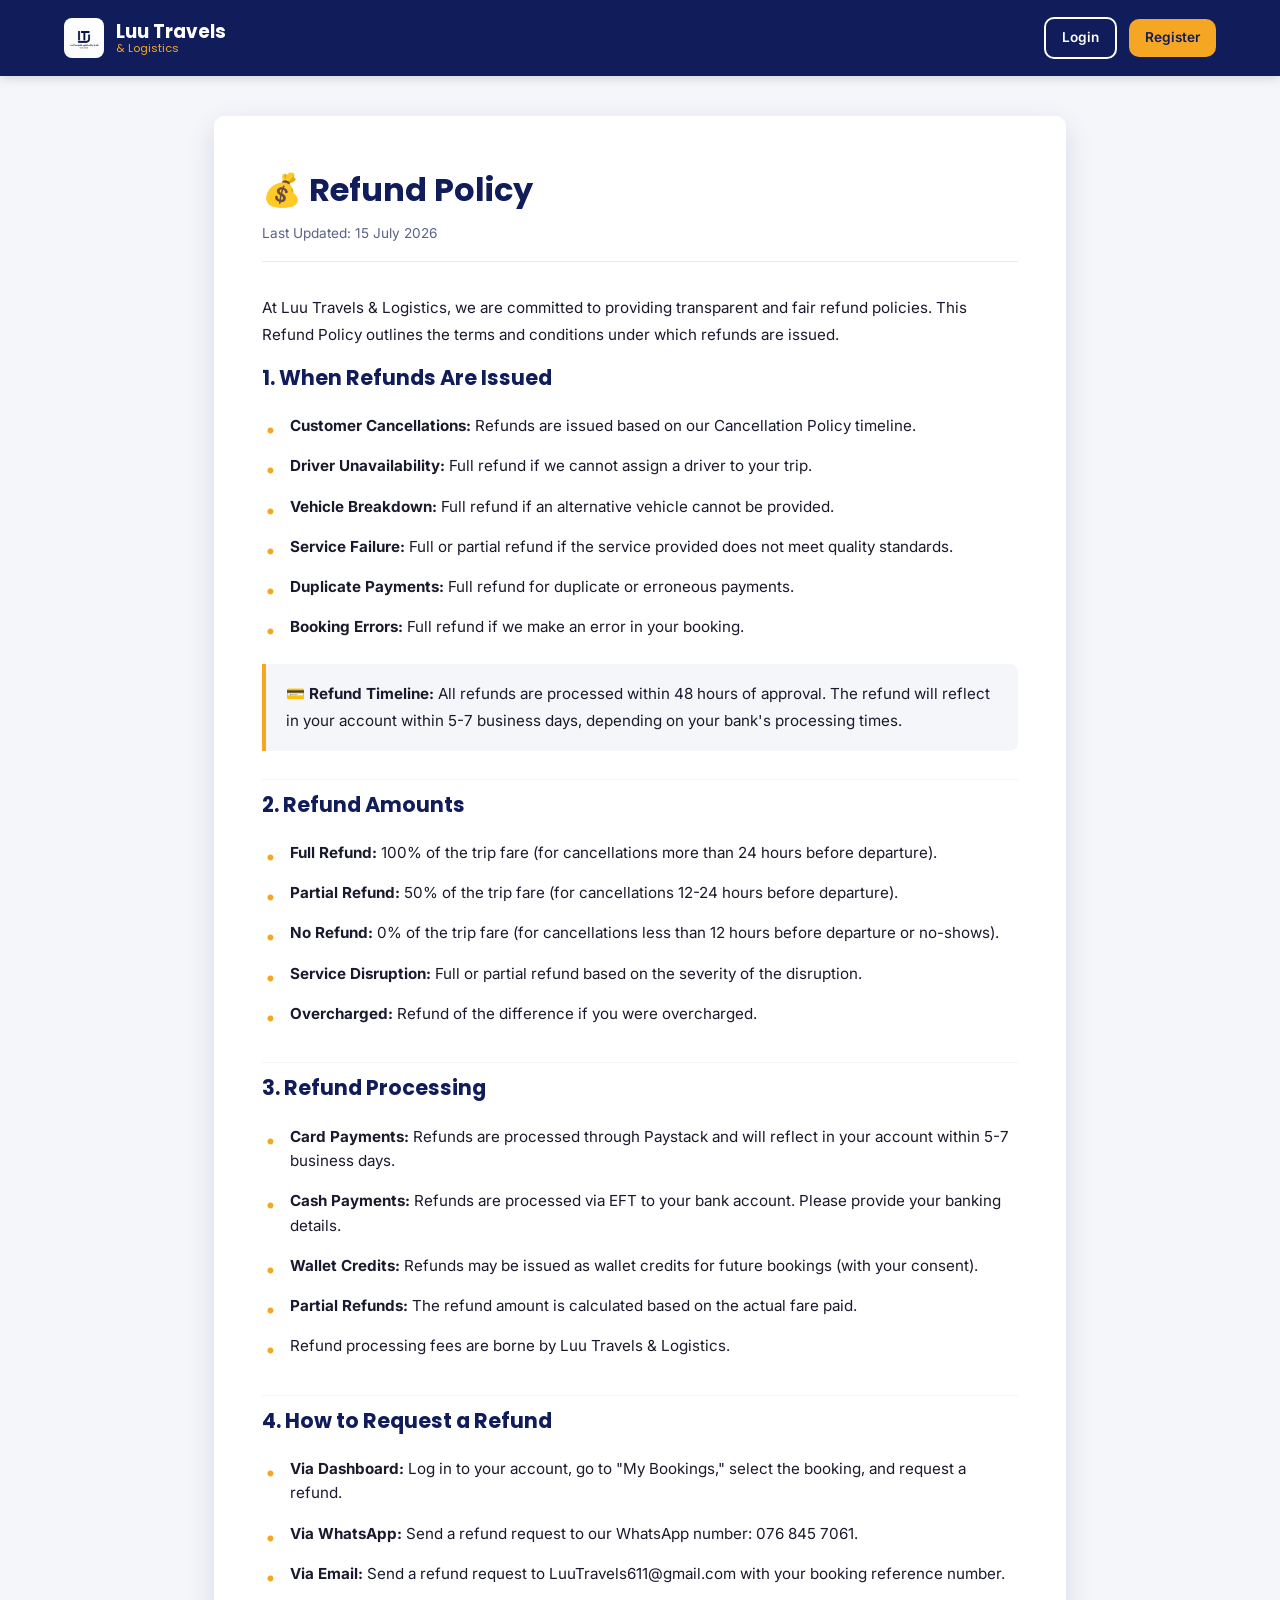
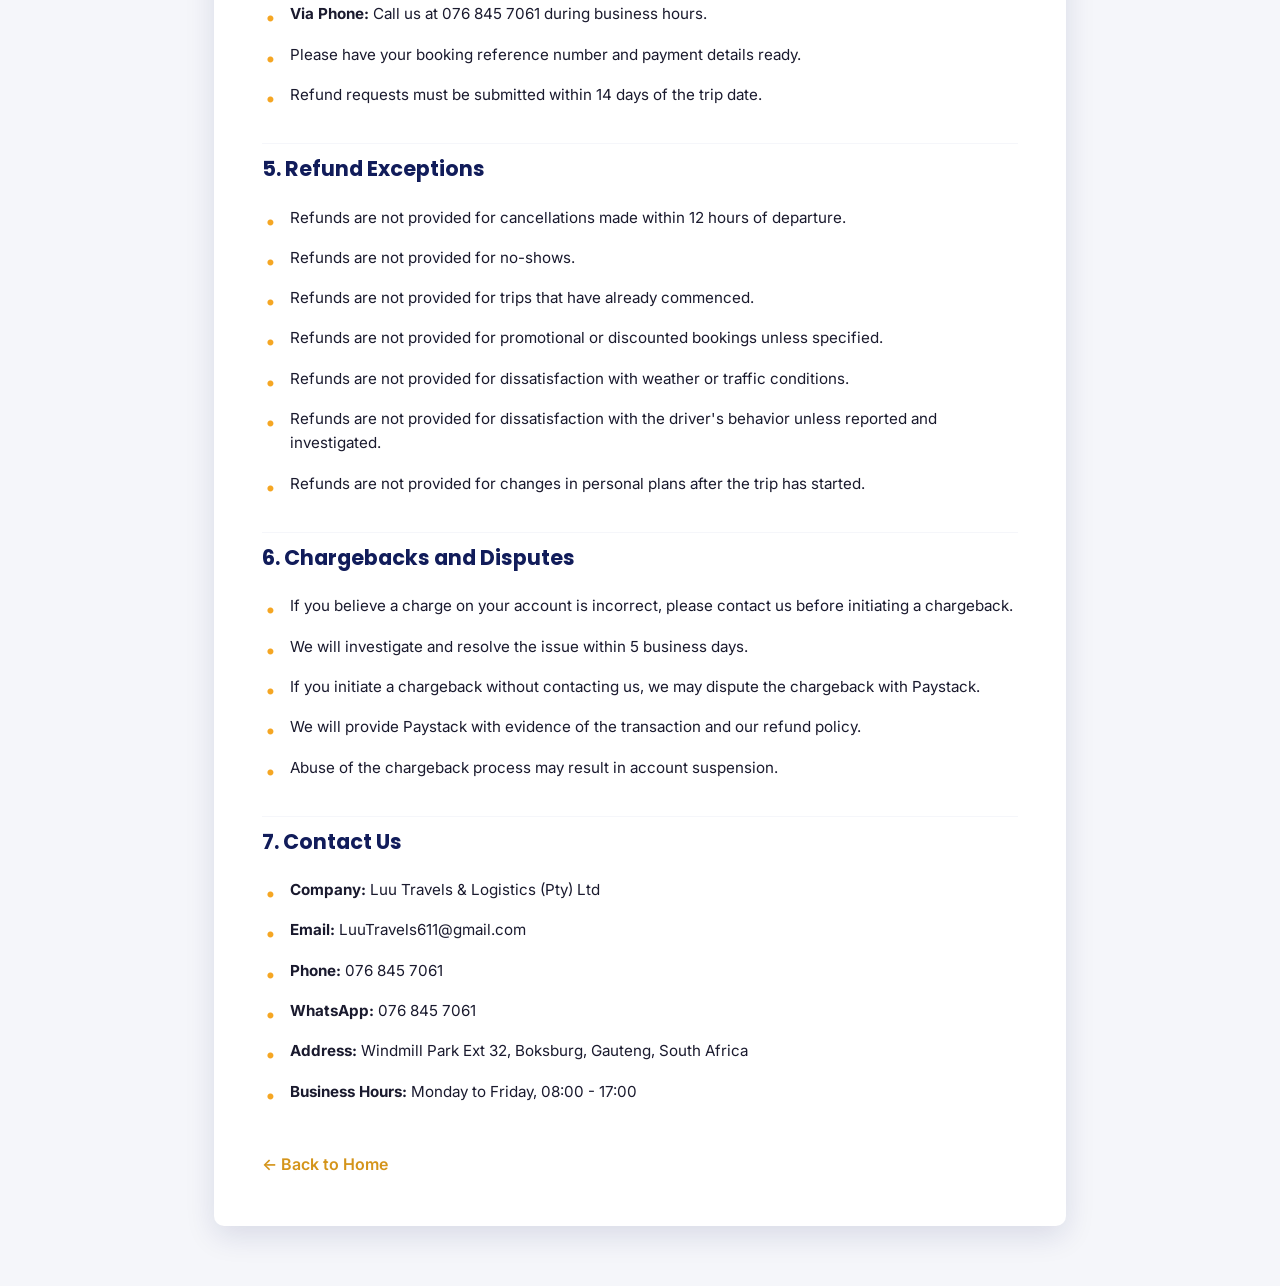
<file: pages/refund.html>
<!DOCTYPE html>
<html lang="en">
<head>
<meta charset="UTF-8">
<meta name="viewport" content="width=device-width, initial-scale=1.0">
<title>Refund Policy | Luu Travels & Logistics</title>
<link rel="icon" type="image/png" href="../assets/logo.png">
<link href="https://fonts.googleapis.com/css2?family=Poppins:wght@600;700&family=Inter:wght@400;500;600&display=swap" rel="stylesheet">
<link rel="stylesheet" href="../css/style.css">
<style>
    .policy-page {
        background: var(--gray-100);
        min-height: 100vh;
        padding: 40px 0 60px;
    }
    .policy-container {
        max-width: 900px;
        margin: 0 auto;
        padding: 0 24px;
    }
    .policy-card {
        background: var(--secondary);
        border-radius: var(--radius);
        box-shadow: var(--shadow);
        padding: 48px;
    }
    .policy-card h1 {
        font-size: 2rem;
        margin-bottom: 8px;
        color: var(--primary);
    }
    .policy-card .last-updated {
        color: var(--gray-600);
        font-size: 0.85rem;
        margin-bottom: 32px;
        border-bottom: 1px solid var(--gray-200);
        padding-bottom: 16px;
    }
    .policy-card h2 {
        font-size: 1.3rem;
        color: var(--primary);
        margin: 28px 0 12px;
        padding-top: 8px;
        border-top: 1px solid var(--gray-100);
    }
    .policy-card h2:first-of-type {
        border-top: none;
        padding-top: 0;
        margin-top: 0;
    }
    .policy-card h3 {
        font-size: 1.05rem;
        color: var(--primary);
        margin: 20px 0 10px;
    }
    .policy-card p {
        color: var(--gray-700);
        line-height: 1.8;
        margin-bottom: 12px;
        font-size: 0.95rem;
    }
    .policy-card ul {
        list-style: none;
        padding: 0;
        margin: 12px 0 16px;
    }
    .policy-card ul li {
        padding: 8px 0 8px 28px;
        position: relative;
        color: var(--gray-700);
        line-height: 1.6;
        font-size: 0.95rem;
    }
    .policy-card ul li::before {
        content: "•";
        position: absolute;
        left: 4px;
        color: var(--accent);
        font-weight: 700;
        font-size: 1.2rem;
    }
    .policy-card .highlight-box {
        background: var(--gray-100);
        border-left: 4px solid var(--accent);
        padding: 16px 20px;
        border-radius: 0 8px 8px 0;
        margin: 16px 0;
    }
    .policy-card .highlight-box p {
        margin-bottom: 0;
        font-size: 0.95rem;
    }
    .policy-back {
        display: inline-block;
        margin-top: 24px;
        color: var(--accent-dark);
        font-weight: 600;
        text-decoration: none;
    }
    .policy-back:hover {
        text-decoration: underline;
    }
    @media (max-width: 768px) {
        .policy-card {
            padding: 24px;
        }
        .policy-card h1 {
            font-size: 1.5rem;
        }
    }
</style>
</head>
<body>

<nav class="navbar">
    <div class="container">
        <a href="../index.html" class="brand">
            <img src="../assets/logo.png" alt="Luu Travels logo">
            <span class="brand-name">Luu Travels <span>& Logistics</span></span>
        </a>
        <div class="nav-actions">
            <a href="login.html" class="btn btn-outline btn-sm" style="color:var(--secondary); border-color:var(--secondary);">Login</a>
            <a href="register.html" class="btn btn-primary btn-sm">Register</a>
        </div>
        <button class="hamburger" id="hamburgerBtn" aria-label="Toggle menu">
            <span></span><span></span><span></span>
        </button>
    </div>
    <div class="mobile-menu" id="mobileMenu">
        <a href="../index.html">Home</a>
        <a href="login.html" class="btn btn-outline btn-sm">Login</a>
        <a href="register.html" class="btn btn-primary btn-sm">Register</a>
    </div>
</nav>

<div class="policy-page">
    <div class="policy-container">
        <div class="policy-card">
            <h1>💰 Refund Policy</h1>
            <div class="last-updated">Last Updated: 15 July 2026</div>

            <p>At Luu Travels & Logistics, we are committed to providing transparent and fair refund policies. This Refund Policy outlines the terms and conditions under which refunds are issued.</p>

            <h2>1. When Refunds Are Issued</h2>
            <ul>
                <li><strong>Customer Cancellations:</strong> Refunds are issued based on our Cancellation Policy timeline.</li>
                <li><strong>Driver Unavailability:</strong> Full refund if we cannot assign a driver to your trip.</li>
                <li><strong>Vehicle Breakdown:</strong> Full refund if an alternative vehicle cannot be provided.</li>
                <li><strong>Service Failure:</strong> Full or partial refund if the service provided does not meet quality standards.</li>
                <li><strong>Duplicate Payments:</strong> Full refund for duplicate or erroneous payments.</li>
                <li><strong>Booking Errors:</strong> Full refund if we make an error in your booking.</li>
            </ul>

            <div class="highlight-box">
                <p><strong>💳 Refund Timeline:</strong> All refunds are processed within 48 hours of approval. The refund will reflect in your account within 5-7 business days, depending on your bank's processing times.</p>
            </div>

            <h2>2. Refund Amounts</h2>
            <ul>
                <li><strong>Full Refund:</strong> 100% of the trip fare (for cancellations more than 24 hours before departure).</li>
                <li><strong>Partial Refund:</strong> 50% of the trip fare (for cancellations 12-24 hours before departure).</li>
                <li><strong>No Refund:</strong> 0% of the trip fare (for cancellations less than 12 hours before departure or no-shows).</li>
                <li><strong>Service Disruption:</strong> Full or partial refund based on the severity of the disruption.</li>
                <li><strong>Overcharged:</strong> Refund of the difference if you were overcharged.</li>
            </ul>

            <h2>3. Refund Processing</h2>
            <ul>
                <li><strong>Card Payments:</strong> Refunds are processed through Paystack and will reflect in your account within 5-7 business days.</li>
                <li><strong>Cash Payments:</strong> Refunds are processed via EFT to your bank account. Please provide your banking details.</li>
                <li><strong>Wallet Credits:</strong> Refunds may be issued as wallet credits for future bookings (with your consent).</li>
                <li><strong>Partial Refunds:</strong> The refund amount is calculated based on the actual fare paid.</li>
                <li>Refund processing fees are borne by Luu Travels & Logistics.</li>
            </ul>

            <h2>4. How to Request a Refund</h2>
            <ul>
                <li><strong>Via Dashboard:</strong> Log in to your account, go to "My Bookings," select the booking, and request a refund.</li>
                <li><strong>Via WhatsApp:</strong> Send a refund request to our WhatsApp number: 076 845 7061.</li>
                <li><strong>Via Email:</strong> Send a refund request to LuuTravels611@gmail.com with your booking reference number.</li>
                <li><strong>Via Phone:</strong> Call us at 076 845 7061 during business hours.</li>
                <li>Please have your booking reference number and payment details ready.</li>
                <li>Refund requests must be submitted within 14 days of the trip date.</li>
            </ul>

            <h2>5. Refund Exceptions</h2>
            <ul>
                <li>Refunds are not provided for cancellations made within 12 hours of departure.</li>
                <li>Refunds are not provided for no-shows.</li>
                <li>Refunds are not provided for trips that have already commenced.</li>
                <li>Refunds are not provided for promotional or discounted bookings unless specified.</li>
                <li>Refunds are not provided for dissatisfaction with weather or traffic conditions.</li>
                <li>Refunds are not provided for dissatisfaction with the driver's behavior unless reported and investigated.</li>
                <li>Refunds are not provided for changes in personal plans after the trip has started.</li>
            </ul>

            <h2>6. Chargebacks and Disputes</h2>
            <ul>
                <li>If you believe a charge on your account is incorrect, please contact us before initiating a chargeback.</li>
                <li>We will investigate and resolve the issue within 5 business days.</li>
                <li>If you initiate a chargeback without contacting us, we may dispute the chargeback with Paystack.</li>
                <li>We will provide Paystack with evidence of the transaction and our refund policy.</li>
                <li>Abuse of the chargeback process may result in account suspension.</li>
            </ul>

            <h2>7. Contact Us</h2>
            <ul>
                <li><strong>Company:</strong> Luu Travels & Logistics (Pty) Ltd</li>
                <li><strong>Email:</strong> LuuTravels611@gmail.com</li>
                <li><strong>Phone:</strong> 076 845 7061</li>
                <li><strong>WhatsApp:</strong> 076 845 7061</li>
                <li><strong>Address:</strong> Windmill Park Ext 32, Boksburg, Gauteng, South Africa</li>
                <li><strong>Business Hours:</strong> Monday to Friday, 08:00 - 17:00</li>
            </ul>

            <a href="../index.html" class="policy-back">← Back to Home</a>
        </div>
    </div>
</div>

<script>
    var hamburgerBtn = document.getElementById('hamburgerBtn');
    var mobileMenu = document.getElementById('mobileMenu');
    if (hamburgerBtn && mobileMenu) {
        hamburgerBtn.addEventListener('click', function() {
            mobileMenu.classList.toggle('open');
        });
        mobileMenu.querySelectorAll('a').forEach(function(link) {
            link.addEventListener('click', function() {
                mobileMenu.classList.remove('open');
            });
        });
    }
</script>

</body>
</html>
</file>
<file: css/style.css>
/* =====================================================================
   LUU TRAVELS & LOGISTICS - MAIN STYLESHEET
   ===================================================================== */

:root {
    --primary: #111C5A;
    --primary-light: #1E2B7A;
    --secondary: #FFFFFF;
    --accent: #F5A623;
    --accent-dark: #D4941A;
    --success: #28A745;
    --danger: #DC3545;
    --dark-text: #1A1A2E;
    --gray-100: #F5F6FA;
    --gray-200: #E7E9F2;
    --gray-400: #9CA3C4;
    --gray-600: #5B6288;
    --radius: 10px;
    --shadow: 0 10px 30px rgba(17, 28, 90, 0.12);
    --font-display: 'Poppins', 'Segoe UI', sans-serif;
    --font-body: 'Inter', 'Segoe UI', sans-serif;
}

* { margin: 0; padding: 0; box-sizing: border-box; }

html { scroll-behavior: smooth; }

body {
    font-family: var(--font-body);
    color: var(--dark-text);
    background: var(--secondary);
    line-height: 1.6;
}

h1, h2, h3, h4 { font-family: var(--font-display); font-weight: 700; color: var(--primary); }

a { text-decoration: none; color: inherit; }
ul { list-style: none; }
img { max-width: 100%; display: block; }

.container { max-width: 1200px; margin: 0 auto; padding: 0 24px; }

.section { padding: 80px 0; }
.section-alt { background: var(--gray-100); }

.section-header { text-align: center; max-width: 640px; margin: 0 auto 48px; }
.section-header .eyebrow {
    color: var(--accent-dark);
    font-weight: 700;
    letter-spacing: 1.5px;
    text-transform: uppercase;
    font-size: 0.8rem;
}
.section-header h2 { font-size: 2.2rem; margin-top: 8px; }
.section-header p { color: var(--gray-600); margin-top: 12px; }

/* Buttons */
.btn {
    display: inline-flex;
    align-items: center;
    justify-content: center;
    gap: 8px;
    padding: 14px 28px;
    border-radius: var(--radius);
    font-weight: 600;
    font-size: 0.95rem;
    border: none;
    cursor: pointer;
    transition: transform 0.15s ease, box-shadow 0.15s ease, background 0.15s ease;
}
.btn:active { transform: translateY(1px); }
.btn-primary { background: var(--accent); color: var(--primary); }
.btn-primary:hover { background: var(--accent-dark); box-shadow: 0 8px 20px rgba(245,166,35,0.35); }
.btn-outline { background: transparent; border: 2px solid var(--secondary); color: var(--secondary); }
.btn-outline:hover { background: rgba(255,255,255,0.12); }
.btn-navy { background: var(--primary); color: var(--secondary); }
.btn-navy:hover { background: var(--primary-light); }
.btn-danger { background: var(--danger); color: #fff; }
.btn-success { background: var(--success); color: #fff; }
.btn-block { width: 100%; }
.btn-sm { padding: 8px 16px; font-size: 0.85rem; }
.btn:disabled { opacity: 0.5; cursor: not-allowed; }

/* Navbar */
.navbar {
    position: sticky;
    top: 0;
    z-index: 100;
    background: var(--primary);
    box-shadow: 0 2px 10px rgba(0,0,0,0.15);
}
.navbar .container { display: flex; align-items: center; justify-content: space-between; height: 76px; }
.brand { display: flex; align-items: center; gap: 12px; color: var(--secondary); }
.brand img { height: 40px; width: 40px; border-radius: 8px; object-fit: cover; }
.brand-name { font-family: var(--font-display); font-weight: 700; font-size: 1.15rem; line-height: 1.1; }
.brand-name span { display: block; font-size: 0.7rem; font-weight: 400; color: var(--accent); }

.nav-links { display: flex; align-items: center; gap: 32px; }
.nav-links a { color: var(--secondary); font-weight: 500; opacity: 0.9; font-size: 0.9rem; }
.nav-links a:hover { opacity: 1; color: var(--accent); }
.nav-links a.active { color: var(--accent); opacity: 1; }
.nav-actions { display: flex; gap: 12px; align-items: center; }

/* Hamburger Menu Button */
.hamburger {
    display: none;
    flex-direction: column;
    gap: 5px;
    cursor: pointer;
    background: none;
    border: none;
    padding: 4px;
    z-index: 101;
}
.hamburger span {
    width: 28px;
    height: 3px;
    background: var(--secondary);
    border-radius: 2px;
    transition: all 0.3s ease;
    display: block;
}
.hamburger.active span:nth-child(1) {
    transform: rotate(45deg) translate(5px, 6px);
}
.hamburger.active span:nth-child(2) {
    opacity: 0;
}
.hamburger.active span:nth-child(3) {
    transform: rotate(-45deg) translate(5px, -6px);
}

/* Mobile Menu */
.mobile-menu {
    display: none;
    position: absolute;
    top: 76px;
    left: 0;
    right: 0;
    background: var(--primary);
    flex-direction: column;
    padding: 20px 24px;
    gap: 8px;
    box-shadow: 0 10px 20px rgba(0,0,0,0.3);
    border-top: 1px solid rgba(255,255,255,0.1);
}
.mobile-menu.open {
    display: flex;
}
.mobile-menu a {
    color: var(--secondary);
    font-weight: 500;
    padding: 14px 16px;
    border-radius: 8px;
    font-size: 1rem;
    transition: background 0.2s ease;
    display: flex;
    align-items: center;
    gap: 12px;
}
.mobile-menu a:hover {
    background: rgba(255,255,255,0.08);
}
.mobile-menu a.active {
    background: rgba(245,166,35,0.15);
    color: var(--accent);
}
.mobile-menu .btn {
    margin-top: 4px;
    width: 100%;
    justify-content: center;
}

/* Hero */
.hero {
    position: relative;
    min-height: 92vh;
    display: flex;
    align-items: center;
    background: linear-gradient(135deg, rgba(17,28,90,0.92), rgba(17,28,90,0.75)), url('../assets/hero-bg.jpg') center/cover;
    color: var(--secondary);
}
.hero-content { max-width: 680px; }
.hero .eyebrow {
    display: inline-block;
    background: rgba(245,166,35,0.15);
    color: var(--accent);
    padding: 6px 16px;
    border-radius: 999px;
    font-weight: 600;
    font-size: 0.8rem;
    letter-spacing: 1px;
    margin-bottom: 20px;
}
.hero h1 { color: var(--secondary); font-size: 3rem; line-height: 1.15; margin-bottom: 20px; }
.hero p { font-size: 1.1rem; color: var(--gray-200); margin-bottom: 32px; max-width: 560px; }
.hero-actions { display: flex; gap: 16px; flex-wrap: wrap; }
.hero-stats { display: flex; gap: 40px; margin-top: 56px; flex-wrap: wrap; }
.hero-stats .stat-num { font-family: var(--font-display); font-size: 2rem; font-weight: 700; color: var(--accent); }
.hero-stats .stat-label { color: var(--gray-200); font-size: 0.85rem; }

/* Services */
.services-grid { display: grid; grid-template-columns: repeat(auto-fit, minmax(260px, 1fr)); gap: 24px; }
.service-card {
    background: var(--secondary);
    border: 1px solid var(--gray-200);
    border-radius: var(--radius);
    padding: 32px;
    transition: transform 0.2s ease, box-shadow 0.2s ease;
}
.service-card:hover { transform: translateY(-6px); box-shadow: var(--shadow); }
.service-icon {
    width: 56px; height: 56px;
    background: rgba(245,166,35,0.12);
    border-radius: 14px;
    display: flex; align-items: center; justify-content: center;
    font-size: 1.6rem;
    margin-bottom: 20px;
}
.service-card h3 { font-size: 1.15rem; margin-bottom: 10px; }
.service-card p { color: var(--gray-600); font-size: 0.95rem; }

/* About */
.about-grid { display: grid; grid-template-columns: 1fr 1fr; gap: 56px; align-items: center; }
.about-cards { display: grid; gap: 20px; }
.about-card {
    background: var(--primary);
    color: var(--secondary);
    padding: 28px;
    border-radius: var(--radius);
    border-left: 4px solid var(--accent);
}
.about-card h3 { color: var(--accent); margin-bottom: 8px; }
.about-card p { color: var(--gray-200); }

/* Values */
.values-grid { display: grid; grid-template-columns: repeat(auto-fit, minmax(180px, 1fr)); gap: 20px; }
.value-chip {
    text-align: center;
    background: var(--secondary);
    border: 1px solid var(--gray-200);
    border-radius: var(--radius);
    padding: 28px 16px;
}
.value-chip .value-icon { font-size: 1.8rem; margin-bottom: 12px; }
.value-chip h4 { font-size: 1rem; }

/* Why choose us */
.why-grid { display: grid; grid-template-columns: repeat(auto-fit, minmax(240px, 1fr)); gap: 24px; }
.why-item { display: flex; gap: 16px; align-items: flex-start; }
.why-item .num {
    font-family: var(--font-display);
    font-weight: 700;
    color: var(--accent);
    font-size: 1.4rem;
    min-width: 44px;
}
.why-item h4 { margin-bottom: 6px; }
.why-item p { color: var(--gray-600); font-size: 0.92rem; }

/* Testimonials */
.testimonial-grid { display: grid; grid-template-columns: repeat(auto-fit, minmax(280px, 1fr)); gap: 24px; }
.testimonial-card {
    background: var(--secondary);
    border-radius: var(--radius);
    padding: 28px;
    box-shadow: var(--shadow);
}
.testimonial-card .stars { color: var(--accent); margin-bottom: 12px; }
.testimonial-card p { color: var(--gray-600); font-style: italic; margin-bottom: 18px; }
.testimonial-author { display: flex; align-items: center; gap: 12px; font-weight: 600; }
.testimonial-author .avatar {
    width: 42px; height: 42px; border-radius: 50%;
    background: var(--primary); color: var(--accent);
    display: flex; align-items: center; justify-content: center;
    font-family: var(--font-display); font-weight: 700;
}
/* =====================================================================
   LARGER ADS BANNER STYLES
   ===================================================================== */

.ads-banner-large {
    display: flex;
    flex-direction: column;
    gap: 20px;
    max-width: 900px;
    margin: 0 auto;
}

.ad-card-large {
    background: var(--secondary);
    border-radius: var(--radius);
    box-shadow: var(--shadow);
    padding: 30px 35px;
    transition: transform 0.2s ease, box-shadow 0.2s ease;
    border-left: 6px solid var(--accent);
}

.ad-card-large:hover {
    transform: translateY(-3px);
    box-shadow: 0 15px 40px rgba(17, 28, 90, 0.15);
}

.ad-card-large h4 {
    font-size: 1.3rem;
    color: var(--primary);
    margin-bottom: 8px;
}

.ad-card-large p {
    color: var(--gray-600);
    font-size: 1.05rem;
    line-height: 1.6;
}

.ad-card-large img {
    width: 120px;
    height: 120px;
    object-fit: cover;
    border-radius: 12px;
    flex-shrink: 0;
}

@media (max-width: 768px) {
    .ad-card-large {
        padding: 20px;
    }
    .ad-card-large h4 {
        font-size: 1.1rem;
    }
    .ad-card-large p {
        font-size: 0.95rem;
    }
    .ad-card-large img {
        width: 80px;
        height: 80px;
    }
}
/* Ads banner */
.ads-banner { display: grid; gap: 16px; }
.ad-card {
    display: flex; gap: 20px; align-items: center;
    background: var(--secondary);
    border: 1px solid var(--gray-200);
    border-radius: var(--radius);
    padding: 20px;
}
.ad-card img { width: 96px; height: 96px; object-fit: cover; border-radius: 8px; flex-shrink: 0; }
.ad-card h4 { margin-bottom: 6px; }
.ad-card p { color: var(--gray-600); font-size: 0.9rem; }

/* Contact / CTA */
.cta-section {
    background: var(--primary);
    color: var(--secondary);
    text-align: center;
}
.cta-section h2 { color: var(--secondary); }
.contact-grid { display: grid; grid-template-columns: repeat(auto-fit, minmax(220px, 1fr)); gap: 24px; margin-top: 40px; }
.contact-item { background: rgba(255,255,255,0.06); border-radius: var(--radius); padding: 24px; }
.contact-item .label { color: var(--accent); font-weight: 600; margin-bottom: 6px; font-size: 0.85rem; text-transform: uppercase; letter-spacing: 1px; }

/* Footer */
.footer { background: #0B133F; color: var(--gray-200); padding: 56px 0 24px; }
.footer-grid { display: grid; grid-template-columns: 2fr 1fr 1fr 1fr; gap: 40px; margin-bottom: 40px; }
.footer h4 { color: var(--secondary); margin-bottom: 16px; font-size: 1rem; }
.footer p, .footer a { color: var(--gray-400); font-size: 0.9rem; }
.footer ul li { margin-bottom: 10px; }
.footer a:hover { color: var(--accent); }
.footer-bottom { border-top: 1px solid rgba(255,255,255,0.1); padding-top: 20px; text-align: center; font-size: 0.85rem; color: var(--gray-400); }

/* Forms (shared across login/register/etc) */
.auth-wrapper {
    min-height: 100vh;
    display: flex;
    align-items: center;
    justify-content: center;
    background: linear-gradient(135deg, var(--primary), #1a2870);
    padding: 40px 20px;
}
.auth-card {
    background: var(--secondary);
    border-radius: 16px;
    max-width: 460px;
    width: 100%;
    padding: 40px;
    box-shadow: 0 30px 60px rgba(0,0,0,0.35);
}
.auth-card .brand { color: var(--primary); justify-content: center; margin-bottom: 24px; }
.auth-card h2 { text-align: center; margin-bottom: 6px; }
.auth-card .subtitle { text-align: center; color: var(--gray-600); margin-bottom: 28px; font-size: 0.92rem; }

.form-group { margin-bottom: 18px; }
.form-group label { display: block; font-weight: 600; font-size: 0.88rem; margin-bottom: 6px; }
.form-group input, .form-group select, .form-group textarea {
    width: 100%;
    padding: 12px 14px;
    border: 1.5px solid var(--gray-200);
    border-radius: 8px;
    font-size: 0.95rem;
    font-family: inherit;
    background: var(--gray-100);
    transition: border-color 0.15s ease;
}
.form-group input:focus, .form-group select:focus, .form-group textarea:focus {
    outline: none; border-color: var(--accent); background: var(--secondary);
}
.form-row { display: grid; grid-template-columns: 1fr 1fr; gap: 14px; }
.form-check { display: flex; align-items: flex-start; gap: 10px; font-size: 0.85rem; color: var(--gray-600); }
.form-check input { width: auto; margin-top: 3px; }
.form-footer { text-align: center; margin-top: 20px; font-size: 0.9rem; color: var(--gray-600); }
.form-error { color: var(--danger); font-size: 0.85rem; margin-top: 6px; display: none; }
.form-error.show { display: block; }

.password-strength { height: 5px; border-radius: 3px; background: var(--gray-200); margin-top: 8px; overflow: hidden; }
.password-strength-bar { height: 100%; width: 0; transition: width 0.2s ease, background 0.2s ease; }
.password-strength-bar.weak { width: 33%; background: var(--danger); }
.password-strength-bar.medium { width: 66%; background: var(--accent); }
.password-strength-bar.strong { width: 100%; background: var(--success); }
.password-strength-label { font-size: 0.78rem; color: var(--gray-600); margin-top: 4px; }

/* Shared modal (used on dashboard, driver dashboard, and admin) */
.modal-overlay {
    display: none; position: fixed; inset: 0; background: rgba(17,28,90,0.5);
    align-items: center; justify-content: center; z-index: 1000; padding: 20px;
}
.modal-overlay.open { display: flex; }
.modal-box { background: var(--secondary); border-radius: 14px; max-width: 520px; width: 100%; padding: 32px; max-height: 90vh; overflow-y: auto; }
.modal-box h3 { margin-bottom: 20px; }
.modal-close { float: right; background: none; border: none; font-size: 1.3rem; cursor: pointer; color: var(--gray-600); }

/* Toasts */
#toast-container { position: fixed; top: 20px; right: 20px; z-index: 9999; display: flex; flex-direction: column; gap: 10px; }
.toast {
    background: var(--primary); color: var(--secondary);
    padding: 14px 20px; border-radius: 8px;
    box-shadow: var(--shadow);
    opacity: 0; transform: translateX(20px);
    transition: opacity 0.3s ease, transform 0.3s ease;
    font-size: 0.9rem; max-width: 320px;
}
.toast.show { opacity: 1; transform: translateX(0); }
.toast-success { border-left: 4px solid var(--success); }
.toast-error { border-left: 4px solid var(--danger); }
.toast-info { border-left: 4px solid var(--accent); }

/* Badges */
.badge { display: inline-block; padding: 4px 12px; border-radius: 999px; font-size: 0.75rem; font-weight: 600; }
.badge-pending { background: rgba(245,166,35,0.15); color: var(--accent-dark); }
.badge-confirmed { background: rgba(40,167,69,0.15); color: var(--success); }
.badge-completed { background: rgba(17,28,90,0.1); color: var(--primary); }
.badge-cancelled { background: rgba(220,53,69,0.15); color: var(--danger); }
.badge-active { background: rgba(40,167,69,0.15); color: var(--success); }
.badge-inactive { background: var(--gray-200); color: var(--gray-600); }

/* Custom Leaflet marker pins */
.marker-pin { width: 24px; height: 24px; border-radius: 50% 50% 50% 0; transform: rotate(-45deg); border: 3px solid #fff; box-shadow: 0 2px 6px rgba(0,0,0,0.4); }
.marker-pin-green { background: var(--success); }
.marker-pin-red { background: var(--danger); }
.marker-pin-gold { background: var(--accent); display:flex; align-items:center; justify-content:center; transform: none; border-radius: 8px; font-size: 16px; }

/* Responsive */
@media (max-width: 900px) {
    .about-grid { grid-template-columns: 1fr; }
    .footer-grid { grid-template-columns: 1fr 1fr; }
}
@media (max-width: 768px) {
    .nav-links, .nav-actions .btn-outline { display: none; }
    .hamburger { display: flex; }
    .hero h1 { font-size: 2.2rem; }
    .form-row { grid-template-columns: 1fr; }
    .footer-grid { grid-template-columns: 1fr; }
    .mobile-menu.open { display: flex; }
}
</file>
